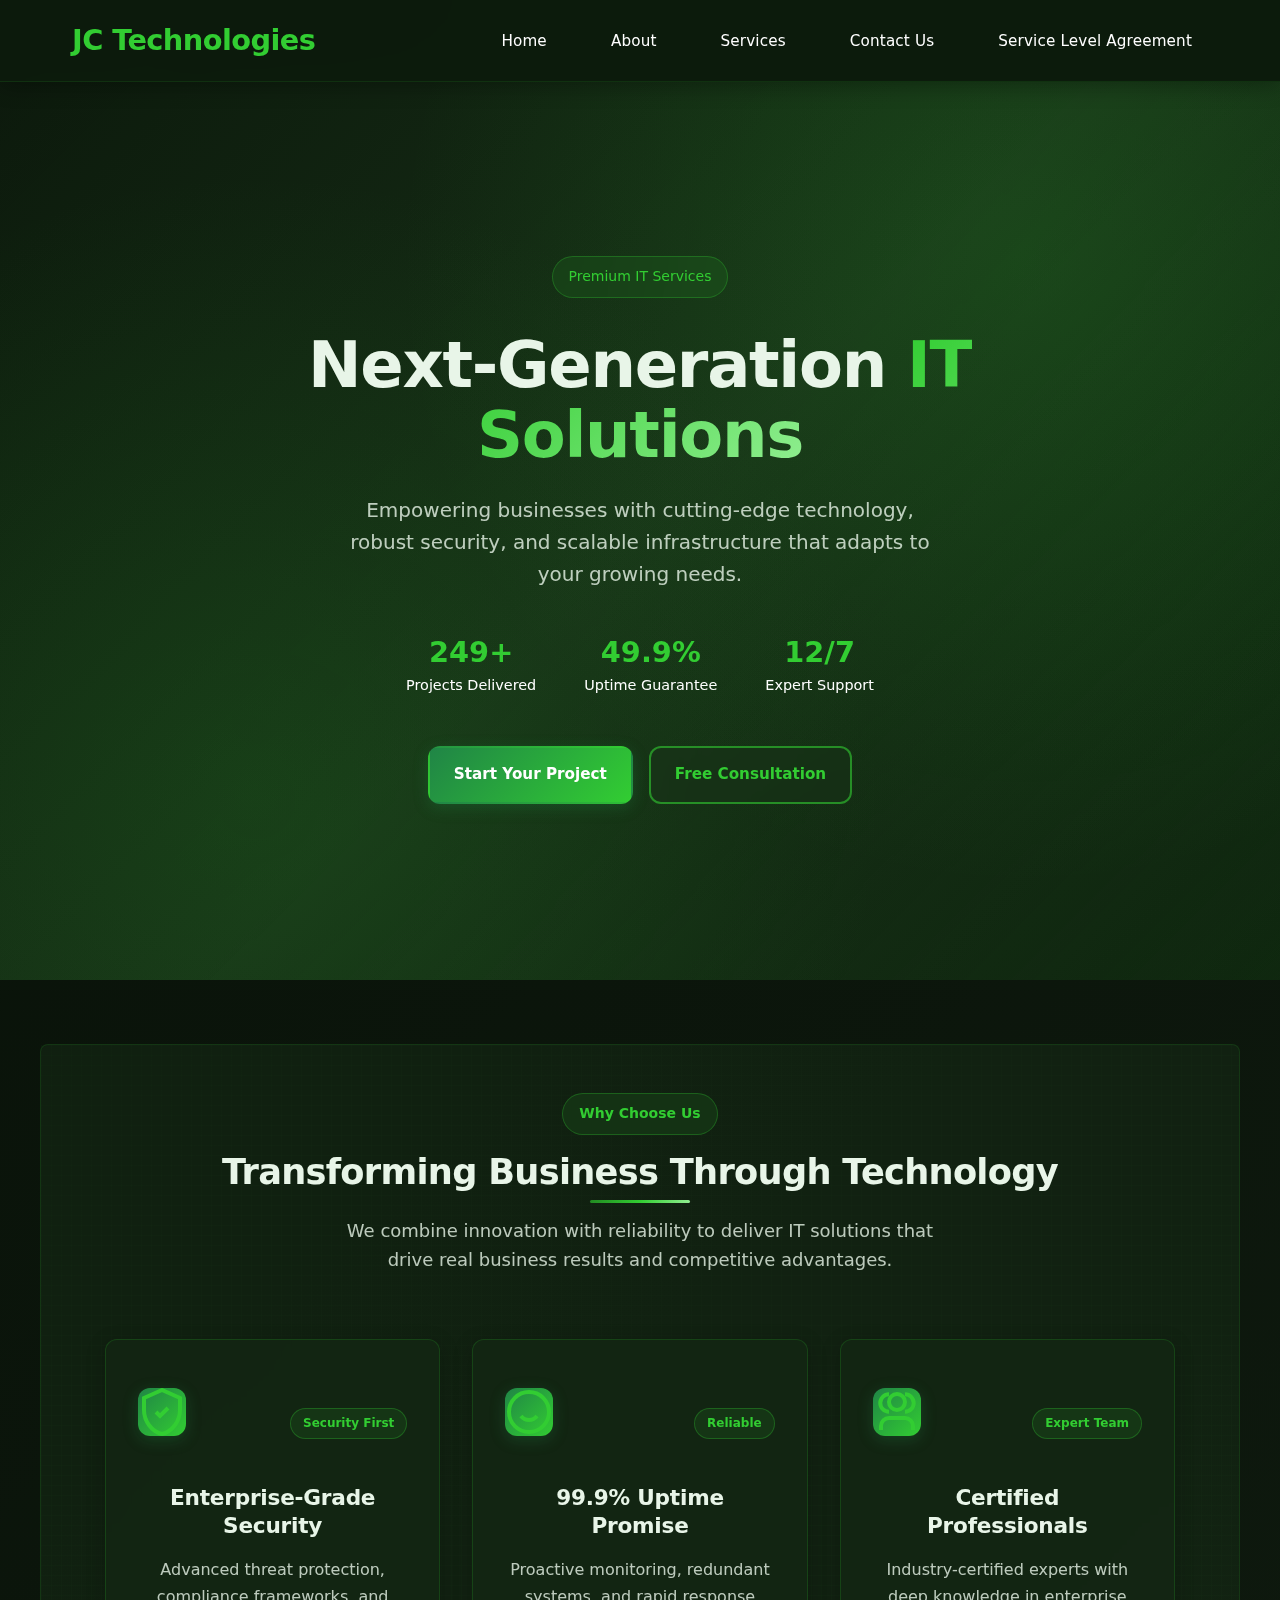
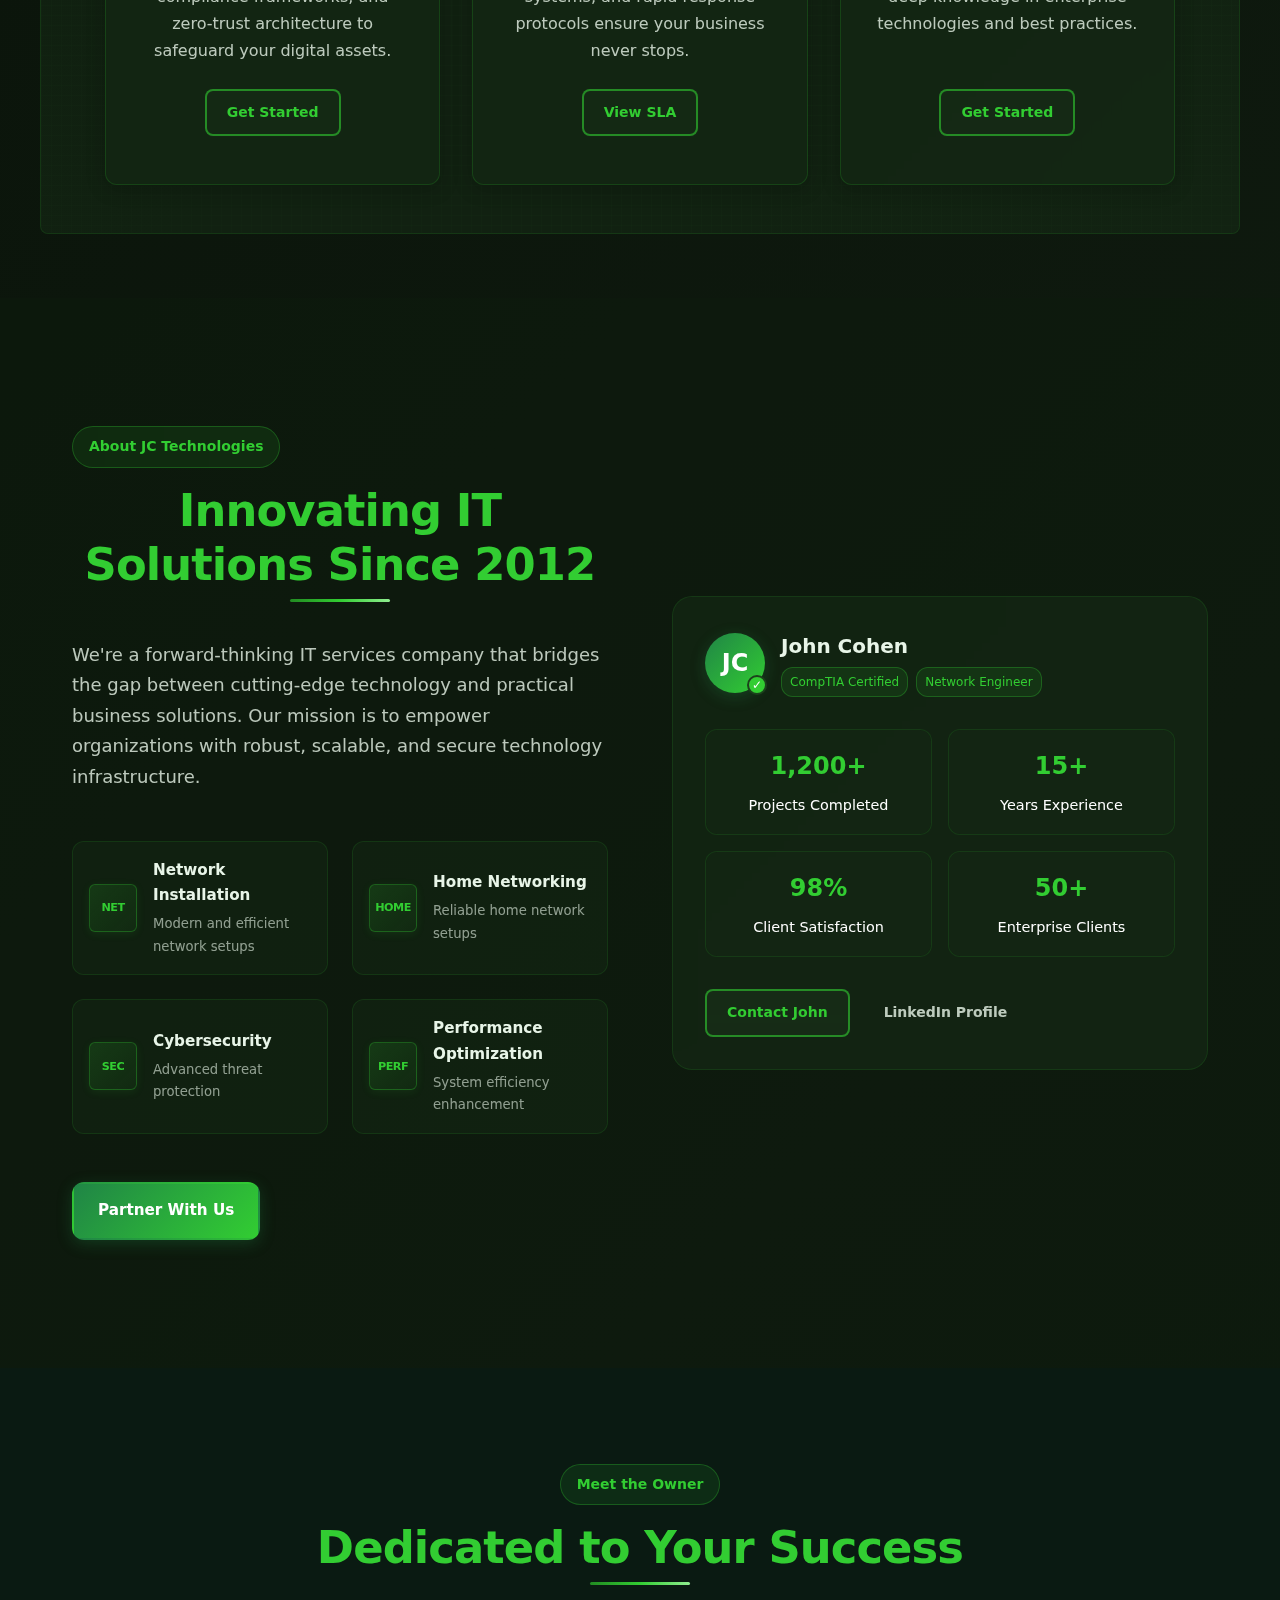
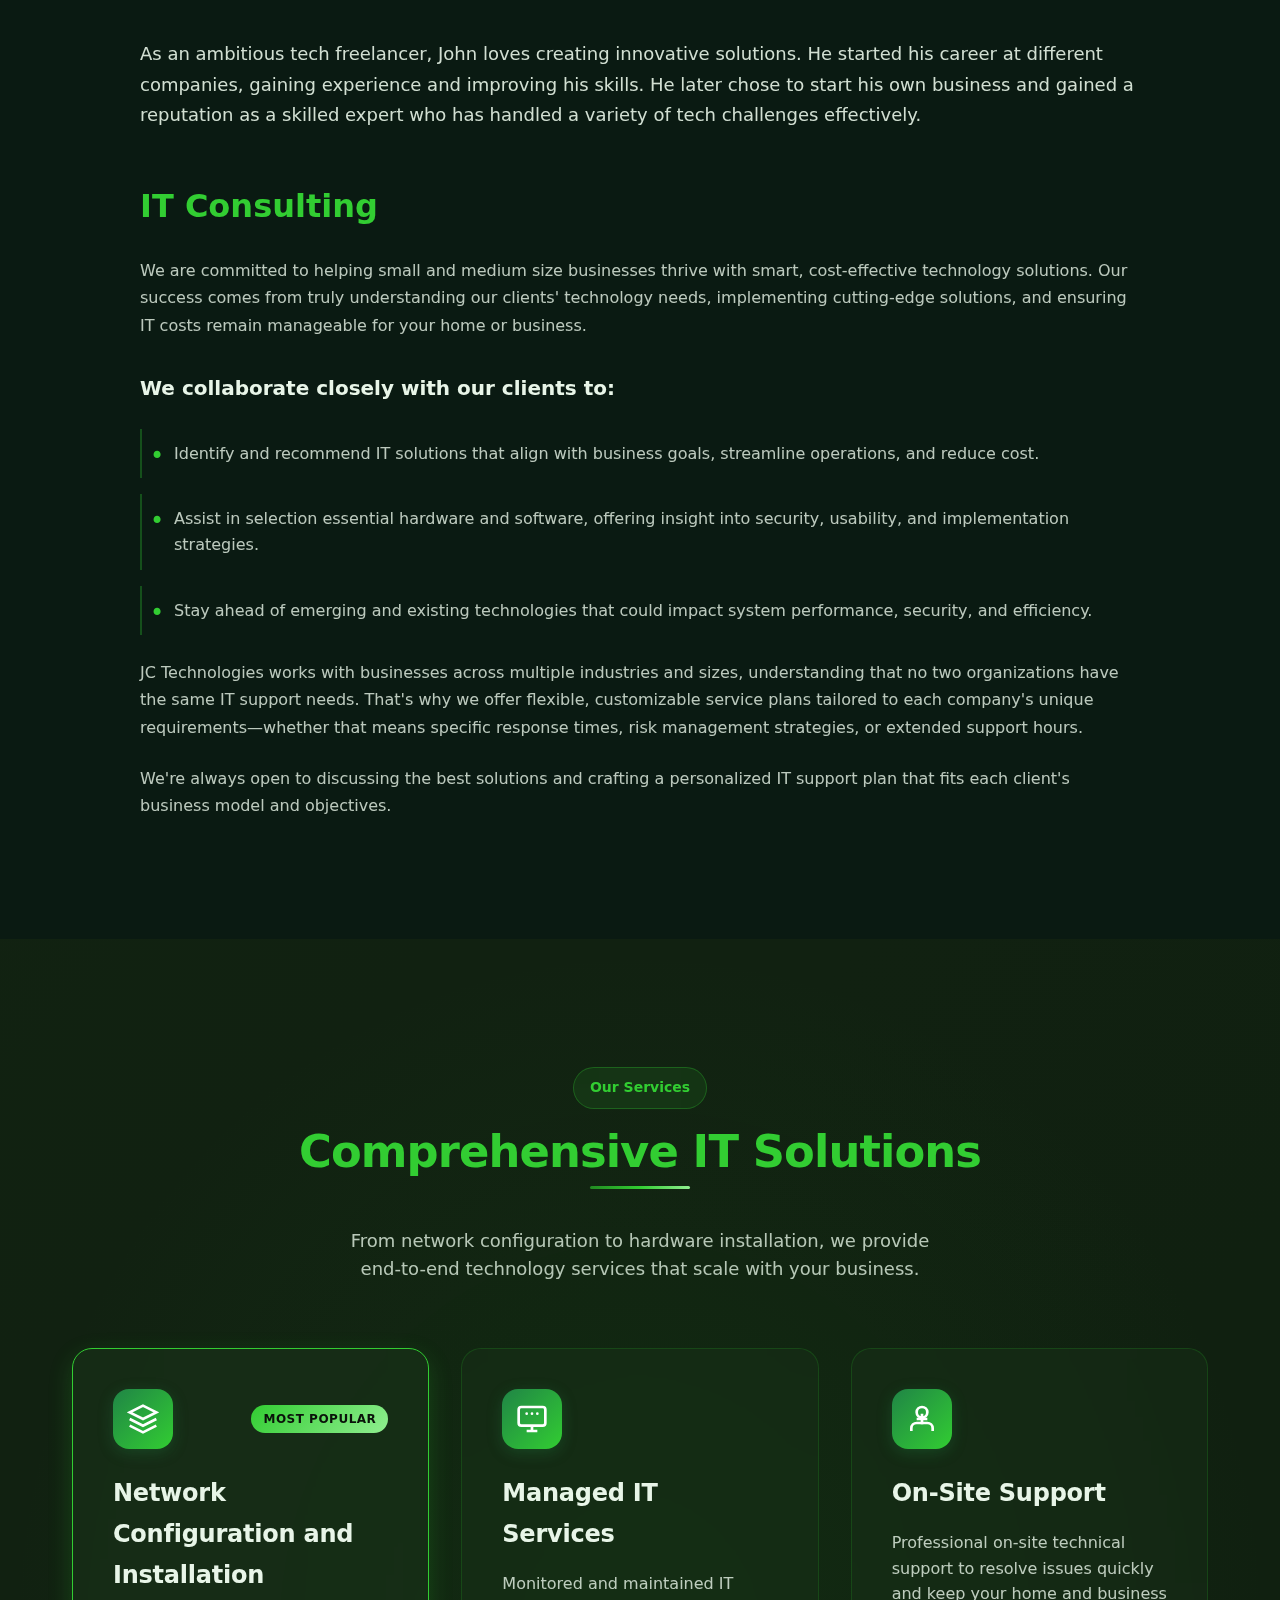
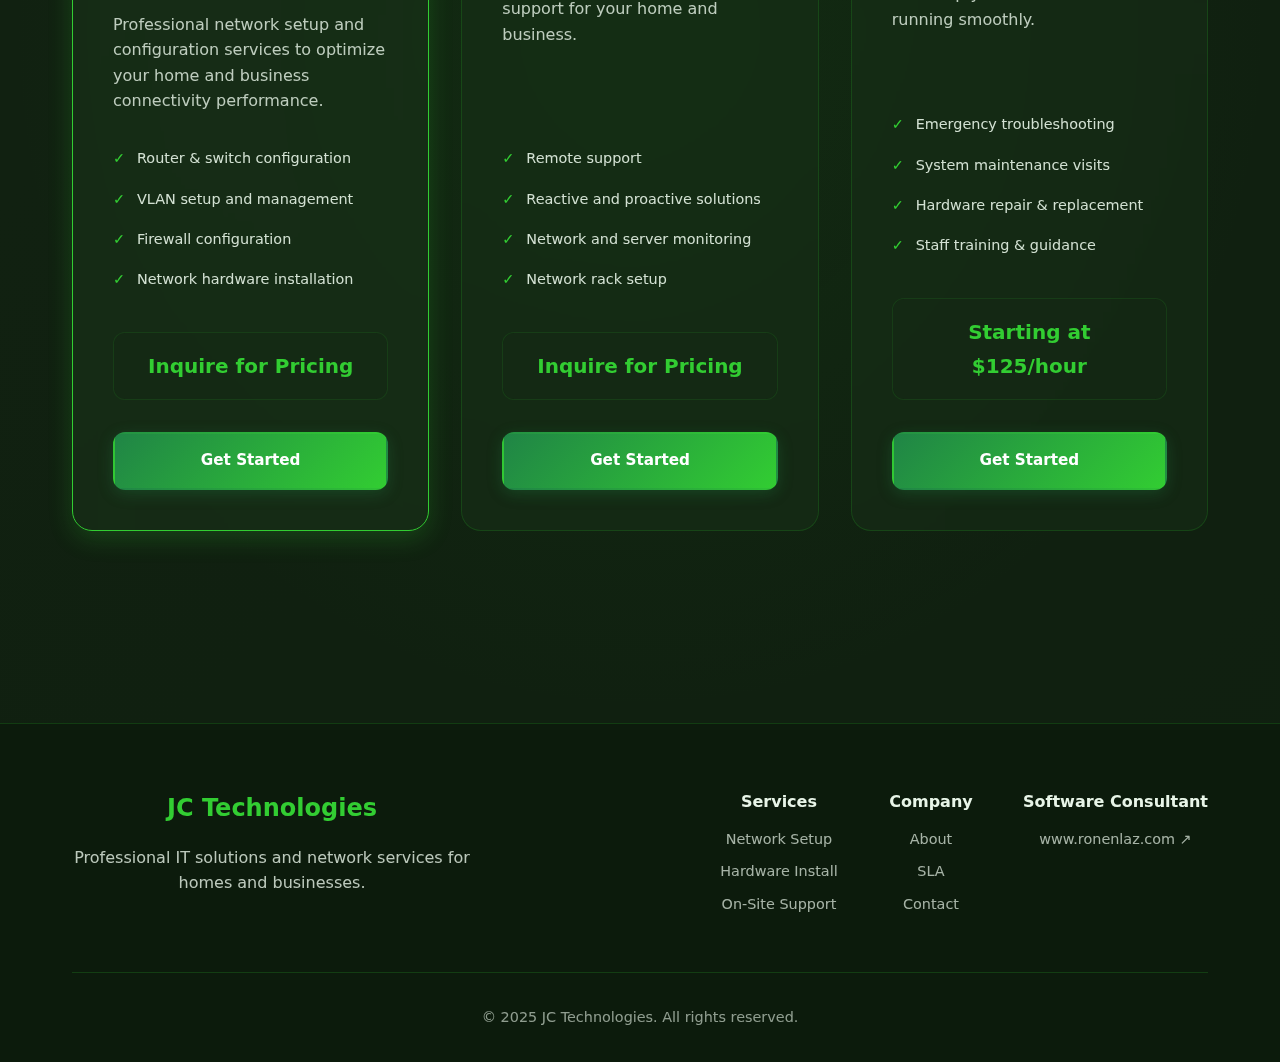
<file: index.html>
<!DOCTYPE html>
<html lang="en">
<head>
    <meta charset="UTF-8">
    <meta name="viewport" content="width=device-width, initial-scale=1.0">
    
    <!-- Content Security Policy -->
    <meta http-equiv="Content-Security-Policy" content="
        default-src 'self';
        script-src 'self' 'unsafe-inline' https://formspree.io https://cdn.jsdelivr.net https://unpkg.com;
        style-src 'self' 'unsafe-inline' https://fonts.googleapis.com https://cdn.jsdelivr.net;
        font-src 'self' https://fonts.gstatic.com data:;
        img-src 'self' data: https: blob:;
        media-src 'self' data: https:;
        object-src 'none';
        frame-src 'self' https://formspree.io;
        connect-src 'self' https://formspree.io https://api.formspree.io wss: https:;
        form-action 'self' https://formspree.io;
        base-uri 'self';
        upgrade-insecure-requests;
        block-all-mixed-content;
    ">
    
    <!-- SEO Meta Tags -->
    <title>JC Technologies - Professional IT Services & Network Solutions | Connecticut</title>
    <meta name="description" content="JC Technologies provides professional IT services, network configuration, hardware installation, and on-site support for businesses and homes in Connecticut. Get expert IT solutions with 99.9% uptime guarantee.">
    <meta name="keywords" content="IT services Connecticut, network configuration, hardware installation, on-site IT support, managed IT services, cybersecurity, business IT solutions, home networking, router setup, firewall configuration, manchester, network monitoring, IT consulting, professional IT services">
    <meta name="author" content="John Cohen, JC Technologies">
    <meta name="robots" content="index, follow">
    <meta name="language" content="English">
    <meta name="geo.region" content="US-CT">
    <meta name="geo.placename" content="Connecticut">
    
    <!-- Open Graph Meta Tags -->
    <meta property="og:title" content="JC Technologies - Professional IT Services & Network Solutions">
    <meta property="og:description" content="Expert IT services including network configuration, hardware installation, and on-site support. Serving businesses and homes in Connecticut with 15+ years experience.">
    <meta property="og:image" content="https://jctechnologies.org/og-image.jpg">
    <meta property="og:url" content="https://jctechnologies.org">
    <meta property="og:type" content="website">
    <meta property="og:site_name" content="JC Technologies">
    <meta property="og:locale" content="en_US">
    
    <!-- Canonical URL -->
    <link rel="canonical" href="https://jctechnologies.org">
    
    <!-- Favicon -->
    <link rel="icon" type="image/x-icon" href="favicon.ico">
    <link rel="apple-touch-icon" sizes="180x180" href="apple-touch-icon.png">
    <link rel="icon" type="image/png" sizes="32x32" href="favicon-32x32.png">
    <link rel="icon" type="image/png" sizes="16x16" href="favicon-16x16.png">
    
    <!-- Stylesheet -->
    <link rel="stylesheet" href="styles.css">
    
    <!-- Structured Data - Local Business -->
    <script type="application/ld+json">
    {
        "@context": "https://schema.org",
        "@type": "LocalBusiness",
        "name": "JC Technologies",
        "description": "Professional IT services, network configuration, hardware installation, and on-site support for businesses and homes.",
        "url": "https://jctechnologies.org",
        "telephone": "(860) 471-2599",
        "email": "support@jctechnologies.org",
        "founder": {
            "@type": "Person",
            "name": "John Cohen",
            "jobTitle": "Owner & Network Engineer",
            "url": "https://www.linkedin.com/in/john-cohen97"
        },
        "address": {
            "@type": "PostalAddress",
            "addressRegion": "CT",
            "addressCountry": "US"
        },
        "areaServed": {
            "@type": "State",
            "name": "Connecticut"
        },
        "serviceArea": {
            "@type": "GeoCircle",
            "geoMidpoint": {
                "@type": "GeoCoordinates",
                "latitude": "41.6032",
                "longitude": "-73.0877"
            },
            "geoRadius": "50000"
        },
        "hasOfferCatalog": {
            "@type": "OfferCatalog",
            "name": "IT Services",
            "itemListElement": [
                {
                    "@type": "Offer",
                    "itemOffered": {
                        "@type": "Service",
                        "name": "Network Configuration and Installation",
                        "description": "Professional network setup and configuration services including router & switch configuration, VLAN setup, firewall configuration, and network hardware installation."
                    }
                },
                {
                    "@type": "Offer",
                    "itemOffered": {
                        "@type": "Service",
                        "name": "Managed IT Services",
                        "description": "Monitored and maintained IT support including remote support, proactive solutions, and network monitoring."
                    }
                },
                {
                    "@type": "Offer",
                    "itemOffered": {
                        "@type": "Service",
                        "name": "On-Site Support",
                        "description": "Professional on-site technical support including emergency troubleshooting, system maintenance, and hardware repair.",
                        "offers": {
                            "@type": "Offer",
                            "priceSpecification": {
                                "@type": "PriceSpecification",
                                "price": "125",
                                "priceCurrency": "USD",
                                "unitCode": "HUR"
                            }
                        }
                    }
                }
            ]
        },
        "aggregateRating": {
            "@type": "AggregateRating",
            "ratingValue": "4.9",
            "reviewCount": "50",
            "bestRating": "5"
        },
        "sameAs": [
            "https://www.linkedin.com/in/john-cohen97",
            "https://www.ronenlaz.com"
        ]
    }
    </script>
    
    <!-- Structured Data - Organization -->
    <script type="application/ld+json">
    {
        "@context": "https://schema.org",
        "@type": "Organization",
        "name": "JC Technologies",
        "url": "https://jctechnologies.org",
        "logo": "https://jctechnologies.org/logo.png",
        "contactPoint": {
            "@type": "ContactPoint",
            "telephone": "(860) 471-2599",
            "email": "support@jctechnologies.org",
            "contactType": "customer service",
            "areaServed": "US",
            "availableLanguage": "English"
        },
        "founder": {
            "@type": "Person",
            "name": "John Cohen"
        },
        "foundingDate": "2012",
        "numberOfEmployees": "1-10"
    }
    </script>
</head>
<body>

    <header>
        <div class="header-content">
            <a href="#home" class="logo">JC Technologies</a>
            <nav>
                <ul>
                    <li><a href="#home">Home</a></li>
                    <li><a href="#about">About</a></li>
                    <li><a href="#services">Services</a></li>
                    <li><a href="/contact">Contact Us</a></li>
                    <li><a href="/sla">Service Level Agreement</a></li>
                </ul>
            </nav>
        </div>
    </header>

    <main>
        <section class="hero" id="home">
            <div class="hero-content">
                <div class="hero-badge">
                    <span class="badge-text">Premium IT Services</span>
                </div>
                <h1>Next-Generation <span class="highlight">IT Solutions</span></h1>
                <p class="hero-description">Empowering businesses with cutting-edge technology, robust security, and scalable infrastructure that adapts to your growing needs.</p>
                <div class="hero-stats">
                    <div class="stat-item">
                        <span class="stat-number">500+</span>
                        <span class="stat-label">Projects Delivered</span>
                    </div>
                    <div class="stat-item">
                        <span class="stat-number">99.9%</span>
                        <span class="stat-label">Uptime Guarantee</span>
                    </div>
                    <div class="stat-item">
                        <span class="stat-number">24/7</span>
                        <span class="stat-label">Expert Support</span>
                    </div>
                </div>
                <div class="hero-actions">
                    <a href="#services" class="btn btn-primary">
                        <span class="btn-text">Start Your Project</span>
                    </a>
                    <a href="/contact" class="btn btn-outline">
                        <span class="btn-text">Free Consultation</span>
                    </a>
                </div>
            </div>
        </section>

        <section class="features-section why-different">
            <div class="container">
                <div class="section-header">
                    <span class="section-badge">Why Choose Us</span>
                    <h2 class="section-title">Transforming Business Through Technology</h2>
                    <p class="section-subtitle">We combine innovation with reliability to deliver IT solutions that drive real business results and competitive advantages.</p>
                </div>
                <div class="features-grid">
                    <div class="feature-card">
                        <div class="feature-content">
                            <div class="feature-header">
                                <div class="feature-icon">
                                    <svg width="24" height="24" viewBox="0 0 24 24" fill="none" xmlns="http://www.w3.org/2000/svg">
                                        <path d="M12 1L3 5V11C3 16.55 6.84 21.74 12 23C17.16 21.74 21 16.55 21 11V5L12 1Z" stroke="currentColor" stroke-width="2"/>
                                        <polyline points="9,12 11,14 15,10" stroke="currentColor" stroke-width="2"/>
                                    </svg>
                                </div>
                                <span class="feature-badge">Security First</span>
                            </div>
                            <h3>Enterprise-Grade Security</h3>
                            <p>Advanced threat protection, compliance frameworks, and zero-trust architecture to safeguard your digital assets.</p>
                        </div>
                        <div class="feature-actions">
                            <a href="/contact" class="btn btn-small btn-outline">Get Started</a>
                        </div>
                    </div>
                    <div class="feature-card">
                        <div class="feature-content">
                            <div class="feature-header">
                                <div class="feature-icon">
                                    <svg width="24" height="24" viewBox="0 0 24 24" fill="none" xmlns="http://www.w3.org/2000/svg">
                                        <circle cx="12" cy="12" r="10" stroke="currentColor" stroke-width="2"/>
                                        <path d="M8 14s1.5 2 4 2 4-2 4-2" stroke="currentColor" stroke-width="2"/>
                                        <line x1="9" y1="9" x2="9.01" y2="9" stroke="currentColor" stroke-width="2"/>
                                        <line x1="15" y1="9" x2="15.01" y2="9" stroke="currentColor" stroke-width="2"/>
                                    </svg>
                                </div>
                                <span class="feature-badge">Reliable</span>
                            </div>
                            <h3>99.9% Uptime Promise</h3>
                            <p>Proactive monitoring, redundant systems, and rapid response protocols ensure your business never stops.</p>
                        </div>
                        <div class="feature-actions">
                            <a href="/sla" class="btn btn-small btn-outline">View SLA</a>
                        </div>
                    </div>
                    <div class="feature-card">
                        <div class="feature-content">
                            <div class="feature-header">
                                <div class="feature-icon">
                                    <svg width="24" height="24" viewBox="0 0 24 24" fill="none" xmlns="http://www.w3.org/2000/svg">
                                        <path d="M20 21V19C20 16.7909 18.2091 15 16 15H8C5.79086 15 4 16.7909 4 19V21" stroke="currentColor" stroke-width="2"/>
                                        <circle cx="12" cy="7" r="4" stroke="currentColor" stroke-width="2"/>
                                        <path d="M16 3.13A4 4 0 0 1 16 11.87" stroke="currentColor" stroke-width="2"/>
                                        <path d="M8 3.13A4 4 0 0 0 8 11.87" stroke="currentColor" stroke-width="2"/>
                                    </svg>
                                </div>
                                <span class="feature-badge">Expert Team</span>
                            </div>
                            <h3>Certified Professionals</h3>
                            <p>Industry-certified experts with deep knowledge in enterprise technologies and best practices.</p>
                        </div>
                        <div class="feature-actions">
                            <a href="/contact" class="btn btn-small btn-outline">Get Started</a>
                        </div>
                    </div>
                </div>
            </div>
        </section>

        <section class="about-section" id="about">
            <div class="container">
                <div class="about-grid">
                    <div class="about-content">
                        <div class="section-header">
                            <span class="section-badge">About JC Technologies</span>
                            <h2 class="section-title">Innovating IT Solutions Since 2012</h2>
                        </div>
                        <p class="about-description">We're a forward-thinking IT services company that bridges the gap between cutting-edge technology and practical business solutions. Our mission is to empower organizations with robust, scalable, and secure technology infrastructure.</p>
                        
                        <div class="expertise-grid">
                            <div class="expertise-item">
                                <span class="expertise-icon">NET</span>
                                <div class="expertise-content">
                                    <h4>Network Installation</h4>
                                    <p>Modern and efficient network setups</p>
                                </div>
                            </div>
                            <div class="expertise-item">
                                <span class="expertise-icon">HOME</span>
                                <div class="expertise-content">
                                    <h4>Home Networking</h4>
                                    <p>Reliable home network setups</p>
                                </div>
                            </div>
                            <div class="expertise-item">
                                <span class="expertise-icon">SEC</span>
                                <div class="expertise-content">
                                    <h4>Cybersecurity</h4>
                                    <p>Advanced threat protection</p>
                                </div>
                            </div>
                            <div class="expertise-item">
                                <span class="expertise-icon">PERF</span>
                                <div class="expertise-content">
                                    <h4>Performance Optimization</h4>
                                    <p>System efficiency enhancement</p>
                                </div>
                            </div>
                        </div>

                        <div class="about-actions">
                            <a href="/contact" class="btn btn-primary">
                                <span class="btn-text">Partner With Us</span>
                            </a>
                        </div>
                    </div>
                    
                    <div class="about-visual">
                        <div class="team-card">
                            <div class="team-header">
                                <div class="team-avatar">
                                    <span class="avatar-text">JC</span>
                                    <div class="avatar-badge">✓</div>
                                </div>
                                <div class="team-info">
                                    <h3>John Cohen</h3>
                                    <div class="team-badges">
                                        <span class="badge">CompTIA Certified</span>
                                        <span class="badge">Network Engineer</span>
                                    </div>
                                </div>
                            </div>
                            
                            <div class="team-stats">
                                <div class="stat-row">
                                    <div class="stat">
                                        <span class="stat-value">1,200+</span>
                                        <span class="stat-label">Projects Completed</span>
                                    </div>
                                    <div class="stat">
                                        <span class="stat-value">15+</span>
                                        <span class="stat-label">Years Experience</span>
                                    </div>
                                </div>
                                <div class="stat-row">
                                    <div class="stat">
                                        <span class="stat-value">98%</span>
                                        <span class="stat-label">Client Satisfaction</span>
                                    </div>
                                    <div class="stat">
                                        <span class="stat-value">50+</span>
                                        <span class="stat-label">Enterprise Clients</span>
                                    </div>
                                </div>
                            </div>

                            <div class="team-actions">
                                <a href="/contact" class="btn btn-small btn-outline">Contact John</a>
                                <a href="https://www.linkedin.com/in/john-cohen97" class="btn btn-small btn-ghost" target="_blank">LinkedIn Profile</a>
                            </div>
                        </div>
                    </div>
                </div>
            </div>
        </section>

        <section class="owner-section">
            <div class="container">
                <div class="owner-content">
                    <div class="section-header">
                        <span class="section-badge">Meet the Owner</span>
                        <h2 class="section-title">Dedicated to Your Success</h2>
                    </div>
                    
                    <div class="owner-story">
                        <p>As an ambitious tech freelancer, John loves creating innovative solutions. He started his career at different companies, gaining experience and improving his skills. He later chose to start his own business and gained a reputation as a skilled expert who has handled a variety of tech challenges effectively.</p>
                    </div>
                    
                    <div class="consulting-info">
                        <h3>IT Consulting</h3>
                        <p>We are committed to helping small and medium size businesses thrive with smart, cost-effective technology solutions. Our success comes from truly understanding our clients' technology needs, implementing cutting-edge solutions, and ensuring IT costs remain manageable for your home or business.</p>
                        
                        <h4>We collaborate closely with our clients to:</h4>
                        <ul class="collaboration-list">
                            <li>Identify and recommend IT solutions that align with business goals, streamline operations, and reduce cost.</li>
                            <li>Assist in selection essential hardware and software, offering insight into security, usability, and implementation strategies.</li>
                            <li>Stay ahead of emerging and existing technologies that could impact system performance, security, and efficiency.</li>
                        </ul>
                        
                        <p>JC Technologies works with businesses across multiple industries and sizes, understanding that no two organizations have the same IT support needs. That's why we offer flexible, customizable service plans tailored to each company's unique requirements—whether that means specific response times, risk management strategies, or extended support hours.</p>
                        
                        <p>We're always open to discussing the best solutions and crafting a personalized IT support plan that fits each client's business model and objectives.</p>
                    </div>
                </div>
            </div>
        </section>

        <section class="services-section" id="services">
            <div class="container">
                <div class="section-header">
                    <span class="section-badge">Our Services</span>
                    <h2 class="section-title">Comprehensive IT Solutions</h2>
                    <p class="section-subtitle">From network configuration to hardware installation, we provide end-to-end technology services that scale with your business.</p>
                </div>
                
                <div class="services-grid">
                    <div class="service-card featured">
                        <div class="service-header">
                            <div class="service-icon">
                                <svg width="32" height="32" viewBox="0 0 24 24" fill="none" xmlns="http://www.w3.org/2000/svg">
                                    <path d="M12 2L2 7L12 12L22 7L12 2Z" stroke="currentColor" stroke-width="2"/>
                                    <path d="M2 17L12 22L22 17" stroke="currentColor" stroke-width="2"/>
                                    <path d="M2 12L12 17L22 12" stroke="currentColor" stroke-width="2"/>
                                </svg>
                            </div>
                            <span class="service-badge">Most Popular</span>
                        </div>
                        <h3>Network Configuration and Installation</h3>
                        <p>Professional network setup and configuration services to optimize your home and business connectivity performance.</p>
                        <ul class="service-features">
                            <li>Router & switch configuration</li>
                            <li>VLAN setup and management</li>
                            <li>Firewall configuration</li>
                            <li>Network hardware installation</li>
                        </ul>
                        <div class="service-pricing">
                            <span class="price">Inquire for Pricing</span>
                        </div>
                        <div class="service-actions">
                            <a href="/contact" class="btn btn-primary btn-full">
                                <span class="btn-text">Get Started</span>
                            </a>
                        </div>
                    </div>

                    <div class="service-card">
                        <div class="service-header">
                            <div class="service-icon">
                                <svg width="32" height="32" viewBox="0 0 24 24" fill="none" xmlns="http://www.w3.org/2000/svg">
                                    <rect x="2" y="3" width="20" height="14" rx="2" ry="2" stroke="currentColor" stroke-width="2"/>
                                    <line x1="8" y1="21" x2="16" y2="21" stroke="currentColor" stroke-width="2"/>
                                    <line x1="12" y1="17" x2="12" y2="21" stroke="currentColor" stroke-width="2"/>
                                    <circle cx="8" cy="8" r="1" fill="currentColor"/>
                                    <circle cx="12" cy="8" r="1" fill="currentColor"/>
                                    <circle cx="16" cy="8" r="1" fill="currentColor"/>
                                </svg>
                            </div>
                        </div>
                        <h3>Managed IT Services</h3>
                        <p>Monitored and maintained IT support for your home and business.</p>
                        <ul class="service-features">
                            <li>Remote support</li>
                            <li>Reactive and proactive solutions</li>
                            <li>Network and server monitoring</li>
                            <li>Network rack setup</li>
                        </ul>
                        <div class="service-pricing">
                            <span class="price">Inquire for Pricing</span>
                        </div>
                        <div class="service-actions">
                            <a href="/contact" class="btn btn-primary btn-full">
                                <span class="btn-text">Get Started</span>
                            </a>
                        </div>
                    </div>

                    <div class="service-card">
                        <div class="service-header">
                            <div class="service-icon">
                                <svg width="32" height="32" viewBox="0 0 24 24" fill="none" xmlns="http://www.w3.org/2000/svg">
                                    <path d="M20 21V19C20 16.7909 18.2091 15 16 15H8C5.79086 15 4 16.7909 4 19V21" stroke="currentColor" stroke-width="2"/>
                                    <circle cx="12" cy="7" r="4" stroke="currentColor" stroke-width="2"/>
                                    <path d="M8 12L16 12" stroke="currentColor" stroke-width="2"/>
                                    <path d="M12 8L12 16" stroke="currentColor" stroke-width="2"/>
                                </svg>
                            </div>
                        </div>
                        <h3>On-Site Support</h3>
                        <p>Professional on-site technical support to resolve issues quickly and keep your home and business running smoothly.</p>
                        <ul class="service-features">
                            <li>Emergency troubleshooting</li>
                            <li>System maintenance visits</li>
                            <li>Hardware repair & replacement</li>
                            <li>Staff training & guidance</li>
                        </ul>
                        <div class="service-pricing">
                            <span class="price">Starting at $125/hour</span>
                        </div>
                        <div class="service-actions">
                            <a href="/contact" class="btn btn-primary btn-full">
                                <span class="btn-text">Get Started</span>
                            </a>
                        </div>
                    </div>
                </div>
            </div>
        </section>
    </main>

    <footer class="main-footer">
        <div class="container">
            <div class="footer-content">
                <div class="footer-brand">
                    <h3>JC Technologies</h3>
                    <p>Professional IT solutions and network services for homes and businesses.</p>
                </div>
                
                <div class="footer-nav">
                    <div class="nav-column">
                        <h4>Services</h4>
                        <a href="#services">Network Setup</a>
                        <a href="#services">Hardware Install</a>
                        <a href="#services">On-Site Support</a>
                    </div>
                    
                    <div class="nav-column">
                        <h4>Company</h4>
                        <a href="#about">About</a>
                        <a href="/sla">SLA</a>
                        <a href="/contact">Contact</a>
                    </div>
                    
                    <div class="nav-column">
                        <h4>Software Consultant</h4>
                        <a href="https://www.ronenlaz.com" target="_blank">www.ronenlaz.com ↗</a>
                    </div>
                </div>
            </div>
            
            <div class="footer-bottom">
                <p>&copy; 2025 JC Technologies. All rights reserved.</p>
            </div>
        </div>
    </footer>

    <script src="script.js"></script>
</body>
</html>
</file>
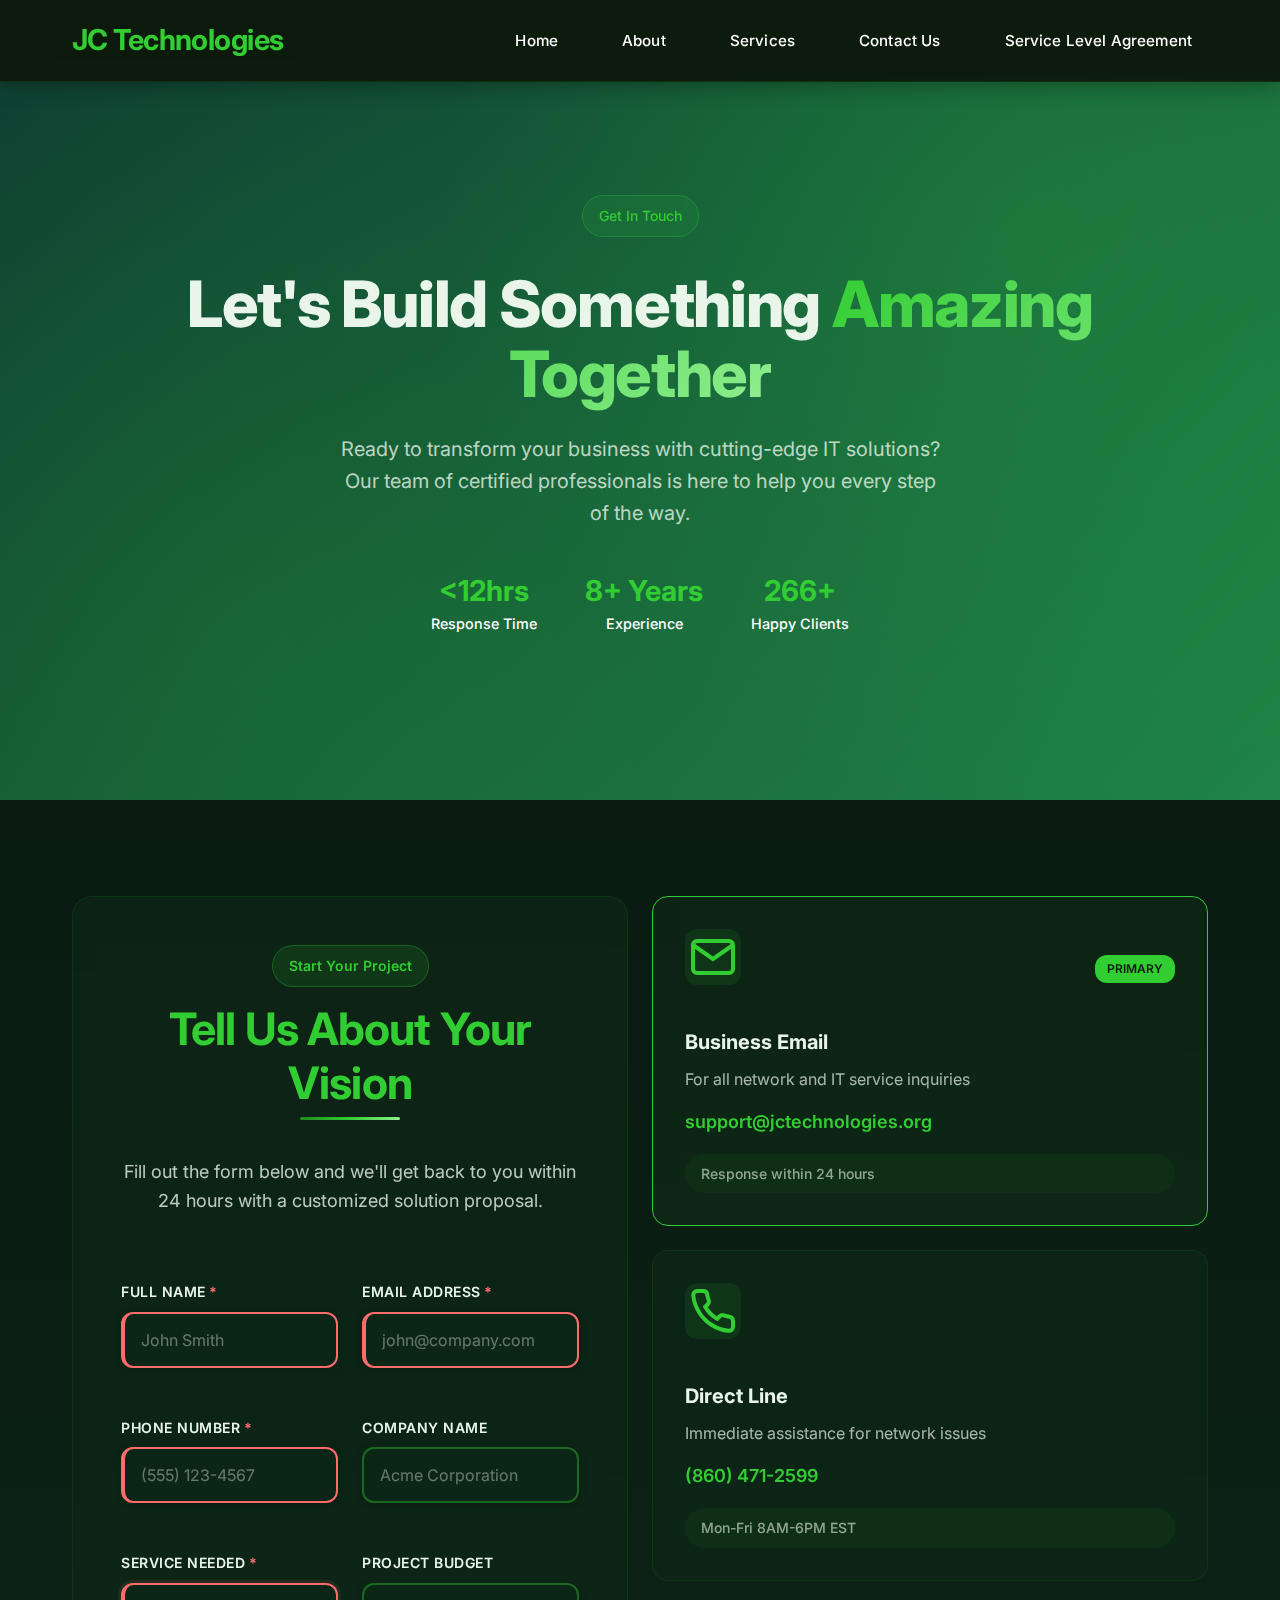
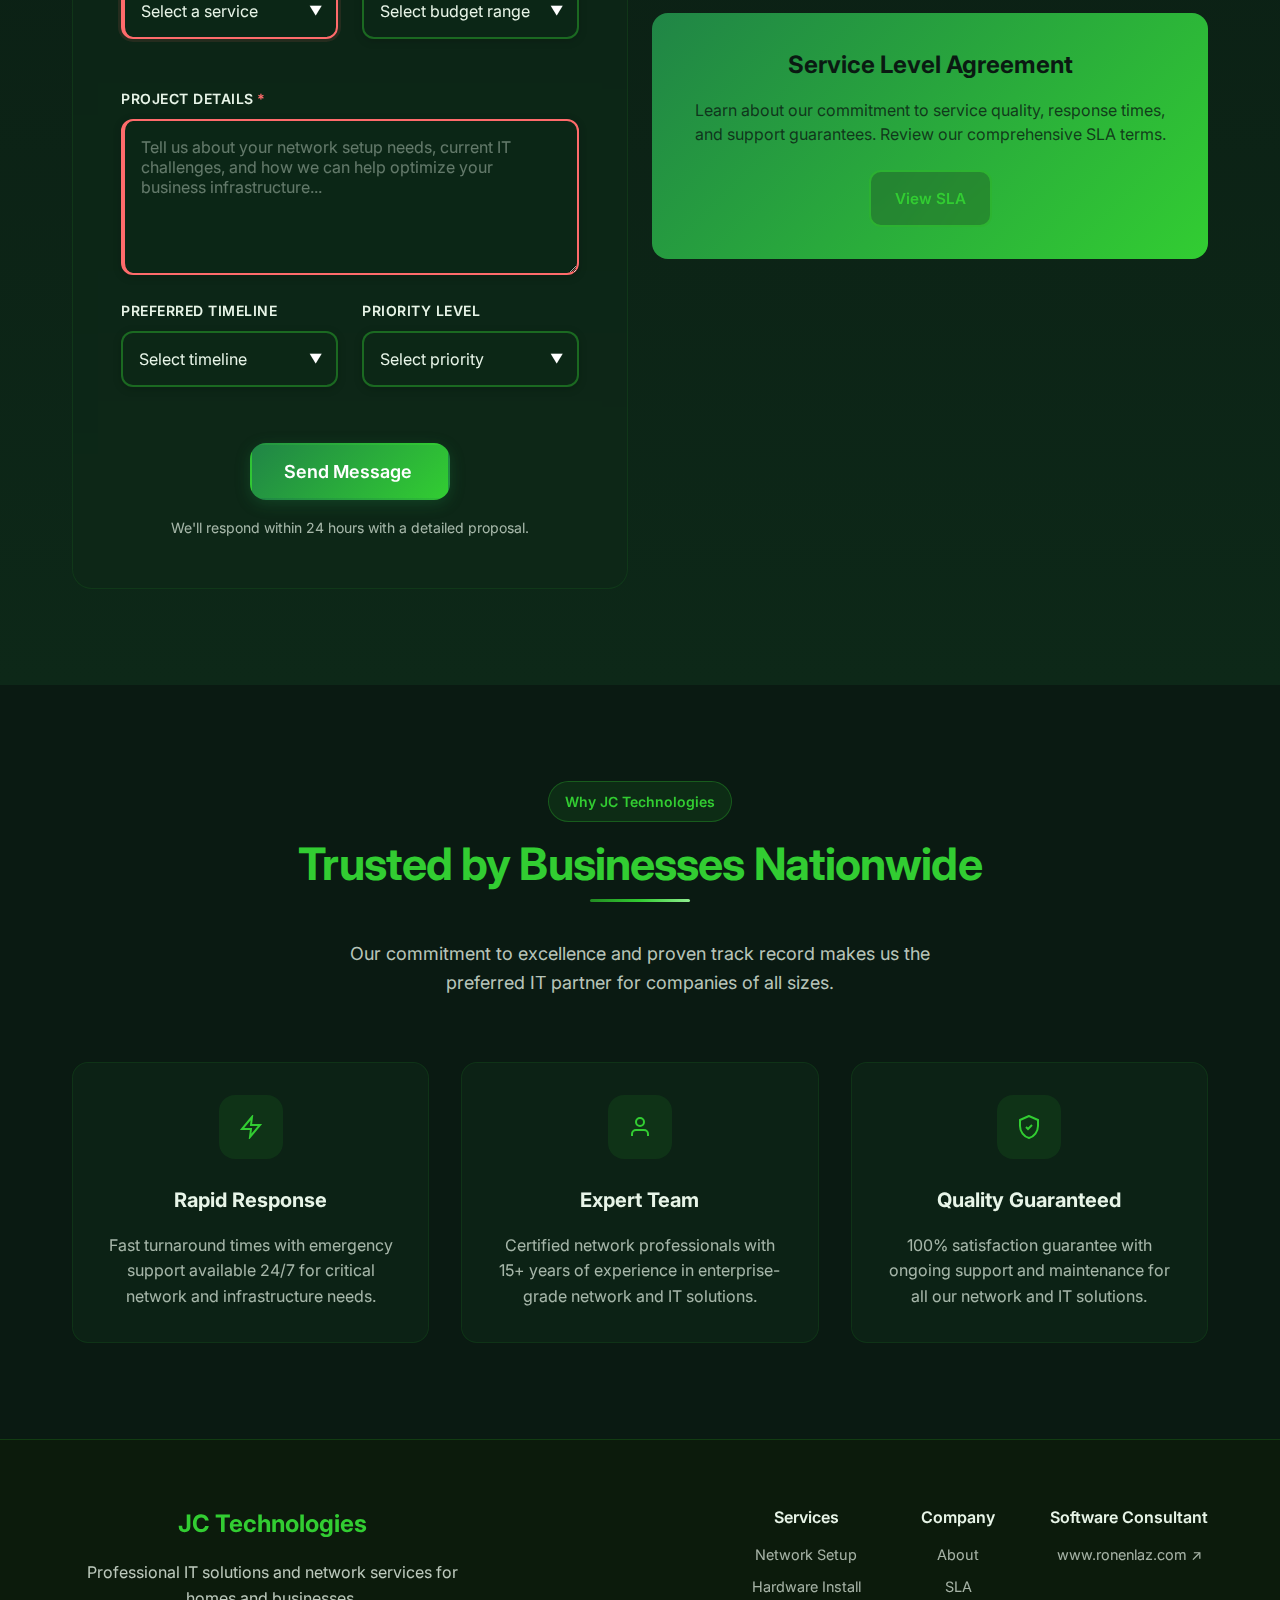
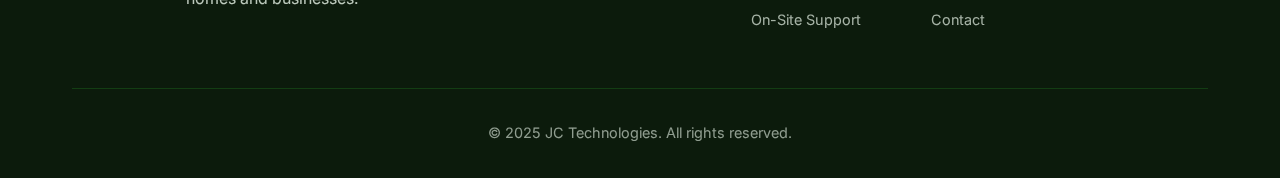
<file: contact.html>
<!DOCTYPE html>
<html lang="en">
<head>
    <meta charset="UTF-8">
    <meta name="viewport" content="width=device-width, initial-scale=1.0">
    
    <!-- SEO Meta Tags -->
    <title>Contact JC Technologies - Get Professional IT Support | Connecticut</title>
    <meta name="description" content="Contact JC Technologies for professional IT services in Connecticut. Get quotes for network configuration, hardware installation, and on-site support. Call (860) 471-2599 or email support@jctechnologies.org">
    <meta name="keywords" content="contact IT services Connecticut, IT support quote, network installation quote, Connecticut IT company contact, professional IT consultation">
    <meta name="robots" content="index, follow">
    
    <!-- Open Graph Meta Tags -->
    <meta property="og:title" content="Contact JC Technologies - Professional IT Support">
    <meta property="og:description" content="Get in touch with JC Technologies for expert IT services including network configuration, hardware installation, and on-site support in Connecticut.">
    <meta property="og:url" content="https://jctechnologies.org/contact.html">
    <meta property="og:type" content="website">
    
    <!-- Canonical URL -->
    <link rel="canonical" href="https://jctechnologies.org/contact.html">
    
    <!-- Favicon -->
    <link rel="icon" type="image/x-icon" href="favicon.ico">
    <link rel="stylesheet" href="styles.css">
</head>
<body>

    <header>
        <div class="header-content">
            <a href="/#home" class="logo">JC Technologies</a>
            <nav>
                <ul>
                    <li><a href="/#home">Home</a></li>
                    <li><a href="/#about">About</a></li>
                    <li><a href="/#services">Services</a></li>
                    <li><a href="/contact">Contact Us</a></li>
                    <li><a href="/sla">Service Level Agreement</a></li>
                </ul>
            </nav>
        </div>
    </header>

    <main>
        <section class="hero contact-hero">
            <div class="hero-content">
                <div class="hero-badge">
                    <span class="badge-text">Get In Touch</span>
                </div>
                <h1>Let's Build Something <span class="highlight">Amazing Together</span></h1>
                <p class="hero-description">Ready to transform your business with cutting-edge IT solutions? Our team of certified professionals is here to help you every step of the way.</p>
                <div class="hero-stats">
                    <div class="stat-item">
                        <span class="stat-number">&lt;24hrs</span>
                        <span class="stat-label">Response Time</span>
                    </div>
                    <div class="stat-item">
                        <span class="stat-number">15+ Years</span>
                        <span class="stat-label">Experience</span>
                    </div>
                    <div class="stat-item">
                        <span class="stat-number">500+</span>
                        <span class="stat-label">Happy Clients</span>
                    </div>
                </div>
            </div>
        </section>

        <section class="contact-section">
            <div class="container">
                <div class="contact-grid">
                    <div class="contact-form-wrapper">
                        <div class="section-header">
                            <span class="section-badge">Start Your Project</span>
                            <h2 class="section-title">Tell Us About Your Vision</h2>
                            <p class="section-subtitle">Fill out the form below and we'll get back to you within 24 hours with a customized solution proposal.</p>
                        </div>
                        
                        <form action="https://formspree.io/f/mrbllqzq" method="POST" class="modern-contact-form">
                            <div class="form-group-row">
                                <div class="form-group">
                                    <label for="name">Full Name</label>
                                    <input type="text" id="name" name="name" required placeholder="John Smith">
                                </div>
                                
                                <div class="form-group">
                                    <label for="email">Email Address</label>
                                    <input type="email" id="email" name="email" required placeholder="john@company.com">
                                </div>
                            </div>
                            
                            <div class="form-group-row">
                                <div class="form-group">
                                    <label for="phone">Phone Number</label>
                                    <input type="tel" id="phone" name="phone" required placeholder="(555) 123-4567">
                                </div>
                                
                                <div class="form-group">
                                    <label for="company">Company Name</label>
                                    <input type="text" id="company" name="company" placeholder="Acme Corporation">
                                </div>
                            </div>
                            
                            <div class="form-group-row">
                                <div class="form-group">
                                    <label for="service">Service Needed</label>
                                    <div class="select-wrapper">
                                        <select id="service" name="service" class="modern-select" required>
                                            <option value="">Select a service</option>
                                            <option value="network-configuration">Network Configuration</option>
                                            <option value="network-hardware">Network Hardware Installation</option>
                                            <option value="on-site-support">On-Site Support</option>
                                            <option value="it-consultation">IT Consultation</option>
                                            <option value="emergency-support">Emergency Support</option>
                                            <option value="other">Other</option>
                                        </select>
                                        <span class="select-arrow">▼</span>
                                    </div>
                                </div>
                                
                                <div class="form-group">
                                    <label for="budget">Project Budget</label>
                                    <div class="select-wrapper">
                                        <select id="budget" name="budget" class="modern-select">
                                            <option value="">Select budget range</option>
                                            <option value="under-1k">Under $1,000</option>
                                            <option value="1k-5k">$1,000 - $5,000</option>
                                            <option value="5k-15k">$5,000 - $15,000</option>
                                            <option value="15k-plus">$15,000+</option>
                                            <option value="discuss">Let's discuss</option>
                                        </select>
                                        <span class="select-arrow">▼</span>
                                    </div>
                                </div>
                            </div>
                            
                            <div class="form-group">
                                <label for="message">Project Details</label>
                                <textarea id="message" name="message" rows="6" required placeholder="Tell us about your network setup needs, current IT challenges, and how we can help optimize your business infrastructure..."></textarea>
                            </div>
                            
                            <div class="form-group-row">
                                <div class="form-group">
                                    <label for="timeline">Preferred Timeline</label>
                                    <div class="select-wrapper">
                                        <select id="timeline" name="timeline" class="modern-select">
                                            <option value="">Select timeline</option>
                                            <option value="asap">As soon as possible</option>
                                            <option value="1-month">Within 1 month</option>
                                            <option value="2-3-months">2-3 months</option>
                                            <option value="6-months">6+ months</option>
                                            <option value="flexible">Flexible timeline</option>
                                        </select>
                                        <span class="select-arrow">▼</span>
                                    </div>
                                </div>
                                
                                <div class="form-group">
                                    <label for="priority">Priority Level</label>
                                    <div class="select-wrapper">
                                        <select id="priority" name="priority" class="modern-select">
                                            <option value="">Select priority</option>
                                            <option value="low">Low Priority</option>
                                            <option value="medium">Medium Priority</option>
                                            <option value="high">High Priority</option>
                                            <option value="urgent">Urgent</option>
                                        </select>
                                        <span class="select-arrow">▼</span>
                                    </div>
                                </div>
                            </div>
                            
                            <div class="form-actions">
                                <button type="submit" class="btn btn-primary btn-large">
                                    <span class="btn-text">Send Message</span>
                                </button>
                                <p class="form-note">We'll respond within 24 hours with a detailed proposal.</p>
                            </div>
                        </form>
                    </div>

                    <div class="contact-info-wrapper">
                        <div class="contact-methods-grid">
                            <div class="contact-method-card featured">
                                <div class="method-header">
                                    <div class="method-icon">
                                        <svg width="32" height="32" viewBox="0 0 24 24" fill="none" xmlns="http://www.w3.org/2000/svg">
                                            <path d="M4 4H20C21.1 4 22 4.9 22 6V18C22 19.1 21.1 20 20 20H4C2.9 20 2 19.1 2 18V6C2 4.9 2.9 4 4 4Z" stroke="currentColor" stroke-width="2"/>
                                            <polyline points="22,6 12,13 2,6" stroke="currentColor" stroke-width="2"/>
                                        </svg>
                                    </div>
                                    <span class="method-badge">Primary</span>
                                </div>
                                <h3>Business Email</h3>
                                <p>For all network and IT service inquiries</p>
                                <a href="mailto:support@jctechnologies.org" class="contact-link">support@jctechnologies.org</a>
                                <div class="response-info">
                                    <span class="response-time">Response within 24 hours</span>
                                </div>
                            </div>
                            
                            <div class="contact-method-card">
                                <div class="method-header">
                                    <div class="method-icon">
                                        <svg width="32" height="32" viewBox="0 0 24 24" fill="none" xmlns="http://www.w3.org/2000/svg">
                                            <path d="M22 16.92v3a2 2 0 0 1-2.18 2 19.79 19.79 0 0 1-8.63-3.07 19.5 19.5 0 0 1-6-6 19.79 19.79 0 0 1-3.07-8.67A2 2 0 0 1 4.11 2h3a2 2 0 0 1 2 1.72 12.84 12.84 0 0 0 .7 2.81 2 2 0 0 1-.45 2.11L8.09 9.91a16 16 0 0 0 6 6l1.27-1.27a2 2 0 0 1 2.11-.45 12.84 12.84 0 0 0 2.81.7A2 2 0 0 1 22 16.92z" stroke="currentColor" stroke-width="2"/>
                                        </svg>
                                    </div>
                                </div>
                                <h3>Direct Line</h3>
                                <p>Immediate assistance for network issues</p>
                                <a href="tel:8604712599" class="contact-link">(860) 471-2599</a>
                                <div class="response-info">
                                    <span class="response-time">Mon-Fri 8AM-6PM EST</span>
                                </div>
                            </div>
                        </div>
                        <div class="contact-cta-card">
                            <div class="cta-content">
                                <h3>Service Level Agreement</h3>
                                <p>Learn about our commitment to service quality, response times, and support guarantees. Review our comprehensive SLA terms.</p>
                                <a href="/sla" class="btn btn-outline">
                                    <span class="btn-text">View SLA</span>
                                </a>
                            </div>
                        </div>
                    </div>
                </div>
            </div>
        </section>

        <section class="why-choose-section">
            <div class="container">
                <div class="section-header">
                    <span class="section-badge">Why JC Technologies</span>
                    <h2 class="section-title">Trusted by Businesses Nationwide</h2>
                    <p class="section-subtitle">Our commitment to excellence and proven track record makes us the preferred IT partner for companies of all sizes.</p>
                </div>
                
                <div class="benefits-grid">
                    <div class="benefit-card">
                        <div class="benefit-icon">
                            <svg width="24" height="24" viewBox="0 0 24 24" fill="none" xmlns="http://www.w3.org/2000/svg">
                                <path d="M13 2L3 14H12L11 22L21 10H12L13 2Z" stroke="currentColor" stroke-width="2"/>
                            </svg>
                        </div>
                        <h3>Rapid Response</h3>
                        <p>Fast turnaround times with emergency support available 24/7 for critical network and infrastructure needs.</p>
                    </div>
                    
                    <div class="benefit-card">
                        <div class="benefit-icon">
                            <svg width="24" height="24" viewBox="0 0 24 24" fill="none" xmlns="http://www.w3.org/2000/svg">
                                <path d="M20 21V19C20 16.7909 18.2091 15 16 15H8C5.79086 15 4 16.7909 4 19V21" stroke="currentColor" stroke-width="2"/>
                                <circle cx="12" cy="7" r="4" stroke="currentColor" stroke-width="2"/>
                            </svg>
                        </div>
                        <h3>Expert Team</h3>
                        <p>Certified network professionals with 15+ years of experience in enterprise-grade network and IT solutions.</p>
                    </div>
                    
                    <div class="benefit-card">
                        <div class="benefit-icon">
                            <svg width="24" height="24" viewBox="0 0 24 24" fill="none" xmlns="http://www.w3.org/2000/svg">
                                <path d="M12 1L3 5V11C3 16.55 6.84 21.74 12 23C17.16 21.74 21 16.55 21 11V5L12 1Z" stroke="currentColor" stroke-width="2"/>
                                <polyline points="9,12 11,14 15,10" stroke="currentColor" stroke-width="2"/>
                            </svg>
                        </div>
                        <h3>Quality Guaranteed</h3>
                        <p>100% satisfaction guarantee with ongoing support and maintenance for all our network and IT solutions.</p>
                    </div>
                </div>
            </div>
        </section>
    </main>

    <footer class="main-footer">
        <div class="container">
            <div class="footer-content">
                <div class="footer-brand">
                    <h3>JC Technologies</h3>
                    <p>Professional IT solutions and network services for homes and businesses.</p>
                </div>
                
                <div class="footer-nav">
                    <div class="nav-column">
                        <h4>Services</h4>
                        <a href="/#services">Network Setup</a>
                        <a href="/#services">Hardware Install</a>
                        <a href="/#services">On-Site Support</a>
                    </div>
                    
                    <div class="nav-column">
                        <h4>Company</h4>
                        <a href="/#about">About</a>
                        <a href="/sla">SLA</a>
                        <a href="/contact">Contact</a>
                    </div>
                    
                    <div class="nav-column">
                        <h4>Software Consultant</h4>
                        <a href="https://www.ronenlaz.com" target="_blank">www.ronenlaz.com ↗</a>
                    </div>
                </div>
            </div>
            
            <div class="footer-bottom">
                <p>&copy; 2025 JC Technologies. All rights reserved.</p>
            </div>
        </div>
    </footer>

    <script src="script.js"></script>
</body>
</html>
</file>
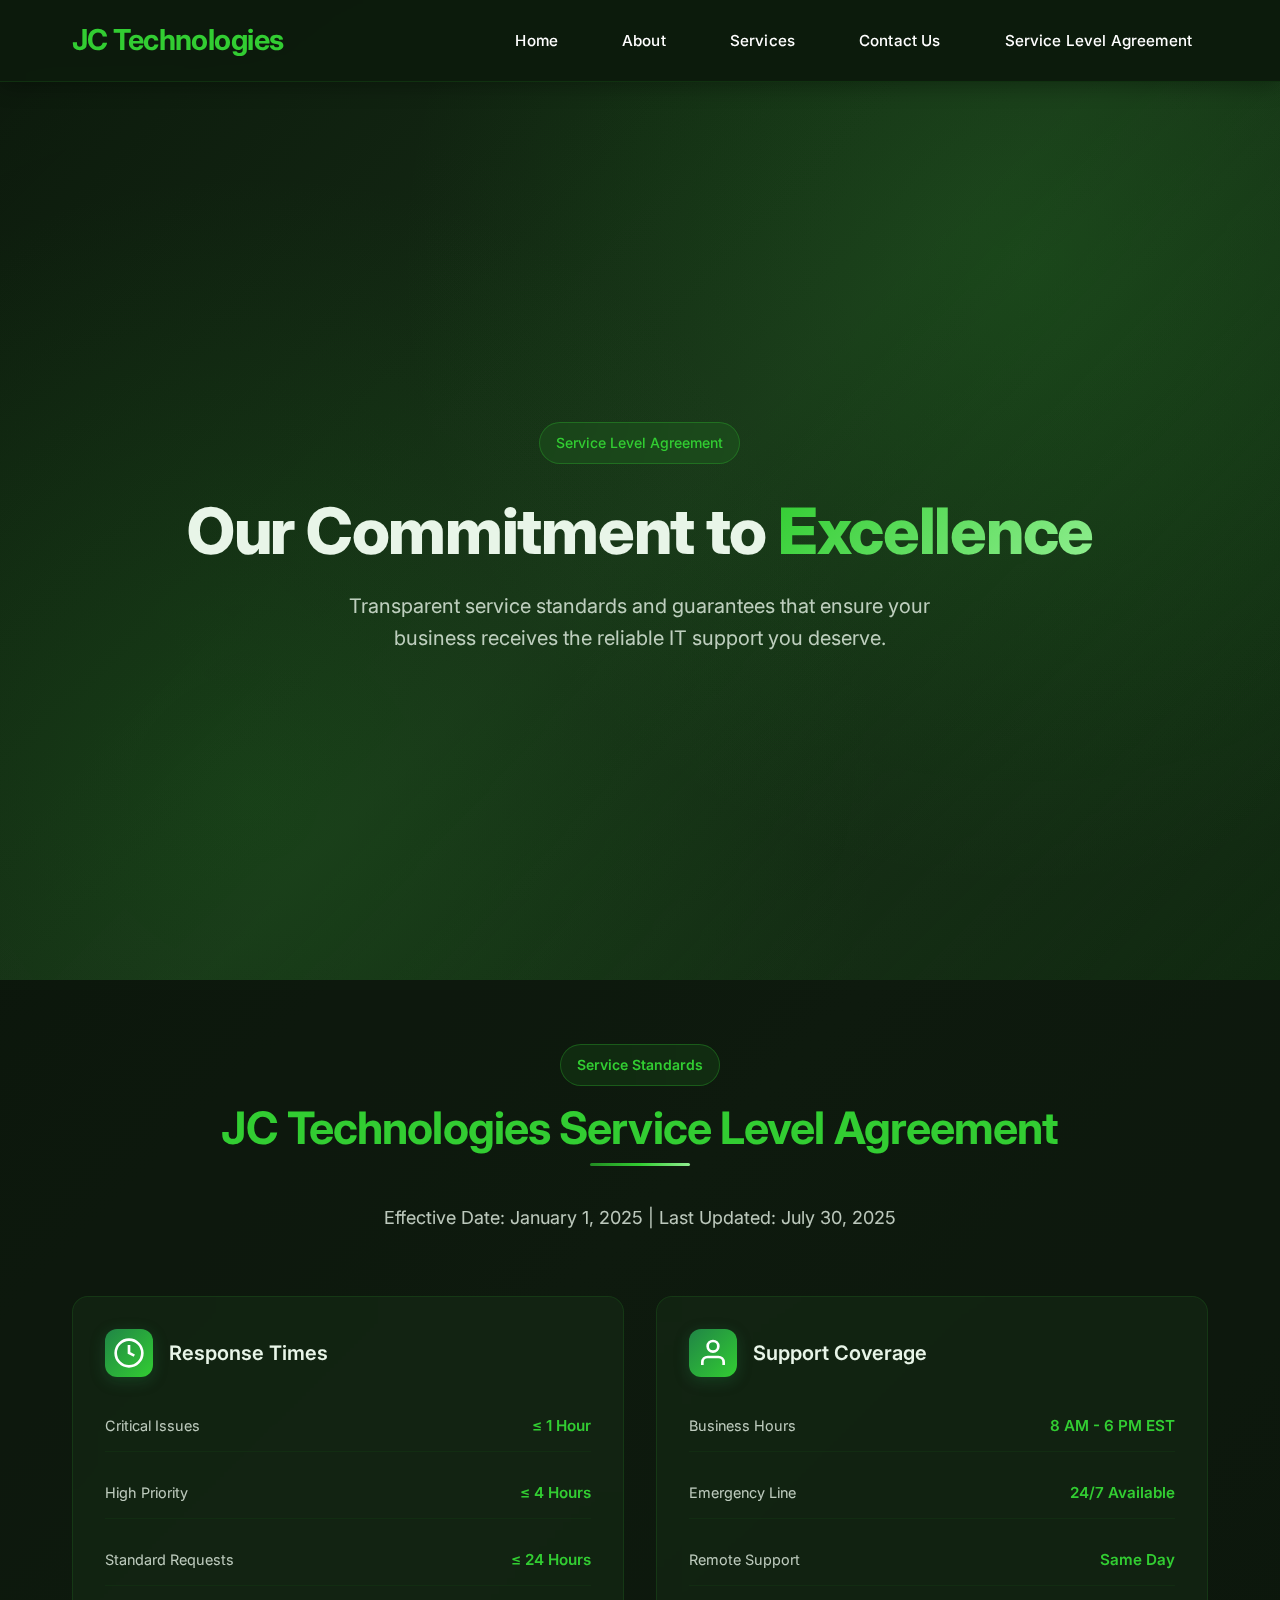
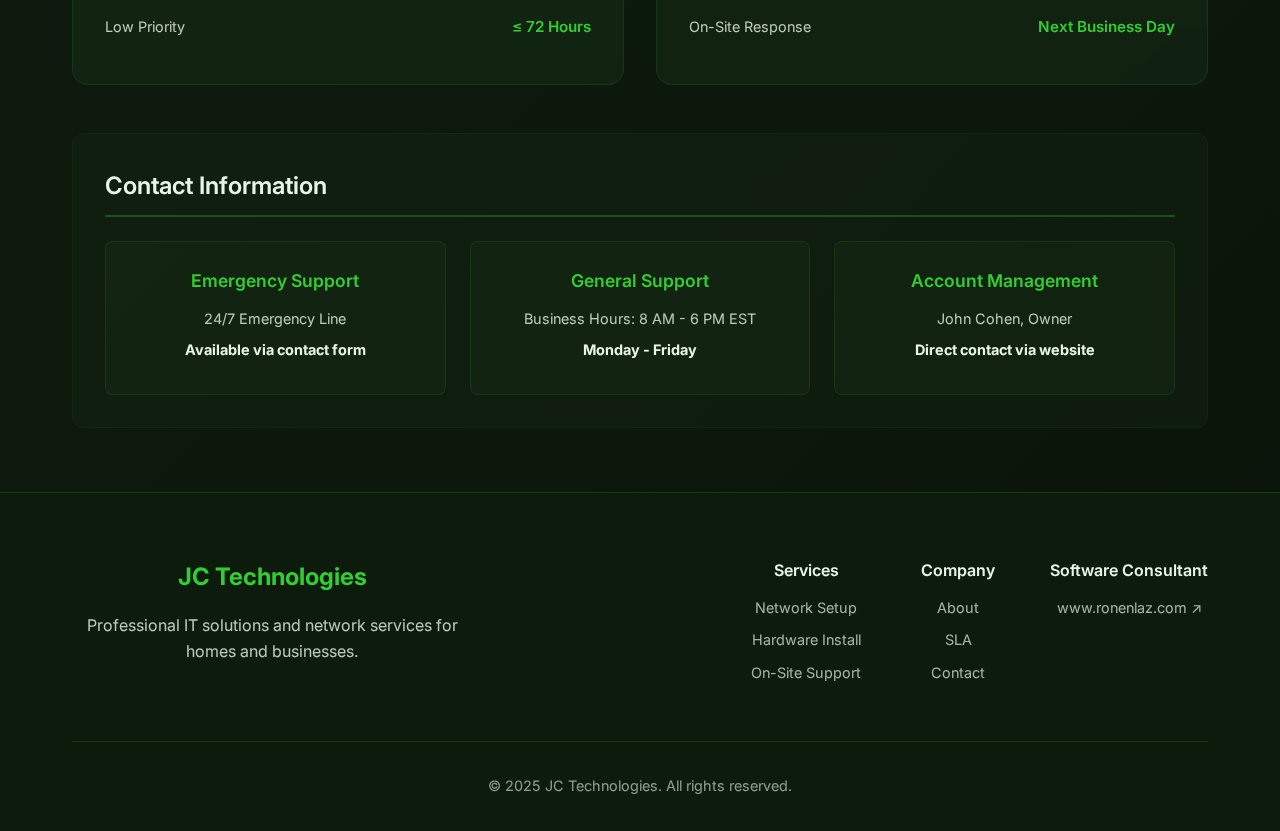
<file: sla.html>
<!DOCTYPE html>
<html lang="en">
<head>
    <meta charset="UTF-8">
    <meta name="viewport" content="width=device-width, initial-scale=1.0">
    
    <!-- SEO Meta Tags -->
    <title>Service Level Agreement (SLA) - JC Technologies | 99.9% Uptime Guarantee</title>
    <meta name="description" content="JC Technologies Service Level Agreement offering 99.9% uptime guarantee, 24/7 support, and comprehensive IT service commitments. Learn about our response times and service standards.">
    <meta name="keywords" content="IT service level agreement, SLA Connecticut, 99.9% uptime guarantee, IT support response times, managed IT services agreement, professional IT commitments">
    <meta name="robots" content="index, follow">
    
    <!-- Open Graph Meta Tags -->
    <meta property="og:title" content="Service Level Agreement - JC Technologies">
    <meta property="og:description" content="Comprehensive Service Level Agreement with 99.9% uptime guarantee and professional IT service commitments.">
    <meta property="og:url" content="https://jctechnologies.org/sla.html">
    <meta property="og:type" content="website">
    
    <!-- Canonical URL -->
    <link rel="canonical" href="https://jctechnologies.org/sla.html">
    
    <!-- Favicon -->
    <link rel="icon" type="image/x-icon" href="favicon.ico">
    <link rel="stylesheet" href="styles.css">
</head>
<body>

    <header>
        <div class="header-content">
            <a href="/#home" class="logo">JC Technologies</a>
            <nav>
                <ul>
                    <li><a href="/#home">Home</a></li>
                    <li><a href="/#about">About</a></li>
                    <li><a href="/#services">Services</a></li>
                    <li><a href="/contact">Contact Us</a></li>
                    <li><a href="/sla">Service Level Agreement</a></li>
                </ul>
            </nav>
        </div>
    </header>

    <main>
        <section class="hero sla-hero">
            <div class="hero-content">
                <div class="hero-badge">
                    <span class="badge-text">Service Level Agreement</span>
                </div>
                <h1>Our Commitment to <span class="highlight">Excellence</span></h1>
                <p class="hero-description">Transparent service standards and guarantees that ensure your business receives the reliable IT support you deserve.</p>
            </div>
        </section>

        <section class="sla-section">
            <div class="container">
                <div class="sla-content">
                    <div class="section-header">
                        <span class="section-badge">Service Standards</span>
                        <h2 class="section-title">JC Technologies Service Level Agreement</h2>
                        <p class="section-subtitle">Effective Date: January 1, 2025 | Last Updated: July 30, 2025</p>
                    </div>

                    <div class="sla-grid">
                        <div class="sla-card">
                            <div class="sla-header">
                                <div class="sla-icon">
                                    <svg width="32" height="32" viewBox="0 0 24 24" fill="none" xmlns="http://www.w3.org/2000/svg">
                                        <circle cx="12" cy="12" r="10" stroke="currentColor" stroke-width="2"/>
                                        <polyline points="12,6 12,12 16,14" stroke="currentColor" stroke-width="2"/>
                                    </svg>
                                </div>
                                <h3>Response Times</h3>
                            </div>
                            <div class="sla-metrics">
                                <div class="metric-item">
                                    <span class="metric-label">Critical Issues</span>
                                    <span class="metric-value">≤ 1 Hour</span>
                                </div>
                                <div class="metric-item">
                                    <span class="metric-label">High Priority</span>
                                    <span class="metric-value">≤ 4 Hours</span>
                                </div>
                                <div class="metric-item">
                                    <span class="metric-label">Standard Requests</span>
                                    <span class="metric-value">≤ 24 Hours</span>
                                </div>
                                <div class="metric-item">
                                    <span class="metric-label">Low Priority</span>
                                    <span class="metric-value">≤ 72 Hours</span>
                                </div>
                            </div>
                        </div>

                        <div class="sla-card">
                            <div class="sla-header">
                                <div class="sla-icon">
                                    <svg width="32" height="32" viewBox="0 0 24 24" fill="none" xmlns="http://www.w3.org/2000/svg">
                                        <path d="M20 21V19C20 16.7909 18.2091 15 16 15H8C5.79086 15 4 16.7909 4 19V21" stroke="currentColor" stroke-width="2"/>
                                        <circle cx="12" cy="7" r="4" stroke="currentColor" stroke-width="2"/>
                                    </svg>
                                </div>
                                <h3>Support Coverage</h3>
                            </div>
                            <div class="sla-metrics">
                                <div class="metric-item">
                                    <span class="metric-label">Business Hours</span>
                                    <span class="metric-value">8 AM - 6 PM EST</span>
                                </div>
                                <div class="metric-item">
                                    <span class="metric-label">Emergency Line</span>
                                    <span class="metric-value">24/7 Available</span>
                                </div>
                                <div class="metric-item">
                                    <span class="metric-label">Remote Support</span>
                                    <span class="metric-value">Same Day</span>
                                </div>
                                <div class="metric-item">
                                    <span class="metric-label">On-Site Response</span>
                                    <span class="metric-value">Next Business Day</span>
                                </div>
                            </div>
                        </div>
                    </div>
                    
                    <div class="details-section">
                        <h3>Contact Information</h3>
                        <div class="contact-grid">
                            <div class="contact-method">
                                <h4>Emergency Support</h4>
                                <p>24/7 Emergency Line</p>
                                <p><strong>Available via contact form</strong></p>
                            </div>
                            <div class="contact-method">
                                <h4>General Support</h4>
                                <p>Business Hours: 8 AM - 6 PM EST</p>
                                <p><strong>Monday - Friday</strong></p>
                            </div>
                            <div class="contact-method">
                                <h4>Account Management</h4>
                                <p>John Cohen, Owner</p>
                                <p><strong>Direct contact via website</strong></p>
                            </div>
                        </div>
                    </div>
                </div>
            </div>
        </section>
    </main>

    <footer class="main-footer">
        <div class="container">
            <div class="footer-content">
                <div class="footer-brand">
                    <h3>JC Technologies</h3>
                    <p>Professional IT solutions and network services for homes and businesses.</p>
                </div>
                
                <div class="footer-nav">
                    <div class="nav-column">
                        <h4>Services</h4>
                        <a href="/#services">Network Setup</a>
                        <a href="/#services">Hardware Install</a>
                        <a href="/#services">On-Site Support</a>
                    </div>
                    
                    <div class="nav-column">
                        <h4>Company</h4>
                        <a href="/#about">About</a>
                        <a href="/sla">SLA</a>
                        <a href="/contact">Contact</a>
                    </div>
                    
                    <div class="nav-column">
                        <h4>Software Consultant</h4>
                        <a href="https://www.ronenlaz.com" target="_blank">www.ronenlaz.com ↗</a>
                    </div>
                </div>
            </div>
            
            <div class="footer-bottom">
                <p>&copy; 2025 JC Technologies. All rights reserved.</p>
            </div>
        </div>
    </footer>

    <script src="script.js"></script>
</body>
</html>
</file>
<file: styles.css>
@import url('https://fonts.googleapis.com/css2?family=Inter:wght@300;400;500;600;700;800&family=Roboto:wght@300;400;500;700&display=swap');

/* Reset and base styles */
* {
    margin: 0;
    padding: 0;
    box-sizing: border-box;
}

body {
    font-family: 'Inter', 'Roboto', -apple-system, BlinkMacSystemFont, 'Segoe UI', system-ui, sans-serif;
    line-height: 1.7;
    color: #FFFFFF;
    background: linear-gradient(135deg, #081108 0%, #0F1A0F 50%, #0A130A 100%);
    min-height: 100vh;
    position: relative;
    overflow-x: hidden;
    font-weight: 400;
}

/* Corporate background pattern */
body::before {
    content: '';
    position: fixed;
    top: 0;
    left: 0;
    width: 100%;
    height: 100%;
    background: 
        radial-gradient(circle at 20% 80%, rgba(34, 139, 34, 0.05) 0%, transparent 50%),
        radial-gradient(circle at 80% 20%, rgba(50, 205, 50, 0.05) 0%, transparent 50%),
        radial-gradient(circle at 40% 40%, rgba(34, 139, 34, 0.03) 0%, transparent 50%);
    z-index: -1;
}



/* Header and Navigation */
header {
    background: rgba(13, 27, 13, 0.95);
    backdrop-filter: blur(10px);
    border-bottom: 1px solid rgba(34, 139, 34, 0.2);
    box-shadow: 0 4px 20px rgba(0, 0, 0, 0.3);
    position: fixed;
    width: 100%;
    top: 0;
    z-index: 1000;
    transition: all 0.3s ease;
}

header.scrolled {
    background: rgba(13, 27, 13, 0.98);
    box-shadow: 0 8px 32px rgba(0, 0, 0, 0.4);
}

.header-content {
    max-width: 1200px;
    margin: 0 auto;
    display: flex;
    justify-content: space-between;
    align-items: center;
    padding: 1rem 2rem;
}

.logo {
    font-size: 1.75rem;
    font-weight: 700;
    color: #32CD32;
    text-decoration: none;
    letter-spacing: -0.02em;
    transition: all 0.3s ease;
}

.logo:hover {
    color: #90EE90;
    transform: scale(1.02);
}

nav ul {
    display: flex;
    list-style: none;
    gap: 2.5rem;
    align-items: center;
}

nav a {
    color: #E8F5E8;
    text-decoration: none;
    font-weight: 500;
    font-size: 0.95rem;
    position: relative;
    transition: all 0.3s ease;
    letter-spacing: 0.01em;
}

nav a:hover {
    color: #32CD32;
}

nav a::after {
    content: '';
    position: absolute;
    bottom: -6px;
    left: 0;
    width: 0;
    height: 2px;
    background: #32CD32;
    transition: width 0.3s ease;
}

nav a:hover::after {
    width: 100%;
}

header.scrolled {
    background: rgba(13, 27, 13, 0.98);
    
    
}

@keyframes slideDown {
    from {
        transform: translateY(-100%);
        opacity: 0;
    }
    to {
        transform: translateY(0);
        opacity: 1;
    }
}

.header-content {
    max-width: 1200px;
    margin: 0 auto;
    display: flex;
    justify-content: space-between;
    align-items: center;
    padding: 1rem 2rem;
}

.logo {
    font-size: 1.8rem;
    font-weight: bold;
    color: #32CD32;
    text-decoration: none;
    
    transition: all 0.3s ease;
    position: relative;
}

.logo::after {
    content: '';
    position: absolute;
    bottom: -2px;
    left: 0;
    width: 0;
    height: 2px;
    background: linear-gradient(90deg, #32CD32, #228B22);
    transition: width 0.3s ease;
}

.logo:hover::after {
    width: 100%;
}

.logo:hover {
    transform: scale(1.05);
    
}

nav ul {
    display: flex;
    list-style: none;
    gap: 2rem;
}

nav a {
    text-decoration: none;
    color: #FFFFFF;
    font-weight: 500;
    transition: all 0.3s ease;
    position: relative;
    padding: 0.5rem 1rem;
    border-radius: 8px;
}

nav a::before {
    content: '';
    position: absolute;
    top: 0;
    left: 0;
    width: 0;
    height: 100%;
    background: linear-gradient(45deg, rgba(34, 139, 34, 0.2), rgba(50, 205, 50, 0.2));
    border-radius: 8px;
    transition: width 0.3s ease;
    z-index: -1;
}

nav a:hover::before {
    width: 100%;
}

nav a:hover {
    color: #32CD32;
    transform: translateY(-2px);
    
}

/* Main content */
main {
    margin-top: 80px;
}

/* Hero section */
/* Modern Hero Section */
.hero {
    background: linear-gradient(135deg, 
        rgba(13, 27, 13, 0.95) 0%, 
        rgba(25, 50, 25, 0.9) 50%, 
        rgba(34, 139, 34, 0.15) 100%),
        url('data:image/svg+xml,<svg width="60" height="60" viewBox="0 0 60 60" xmlns="http://www.w3.org/2000/svg"><g fill="none" fill-rule="evenodd"><g fill="%23228B22" fill-opacity="0.03"><rect width="60" height="60"/><circle cx="30" cy="30" r="1"/></g></svg>');
    background-size: cover, 60px 60px;
    min-height: 100vh;
    display: flex;
    align-items: center;
    justify-content: center;
    text-align: center;
    position: relative;
    overflow: hidden;
}

.hero::before {
    content: '';
    position: absolute;
    top: 0;
    left: 0;
    right: 0;
    bottom: 0;
    background: radial-gradient(circle at 20% 80%, rgba(34, 139, 34, 0.2) 0%, transparent 50%),
                radial-gradient(circle at 80% 20%, rgba(50, 205, 50, 0.15) 0%, transparent 50%);
    pointer-events: none;
}

.hero-content {
    max-width: 1000px;
    margin: 0 auto;
    padding: 2rem;
    position: relative;
    z-index: 1;
}

.hero-badge {
    display: inline-flex;
    align-items: center;
    gap: 0.5rem;
    background: rgba(50, 205, 50, 0.1);
    border: 1px solid rgba(50, 205, 50, 0.3);
    border-radius: 50px;
    padding: 0.5rem 1rem;
    margin-bottom: 2rem;
    backdrop-filter: blur(10px);
}

.badge-text {
    font-size: 0.875rem;
    font-weight: 500;
    color: #32CD32;
}

.hero h1 {
    font-size: clamp(2.5rem, 5vw, 4.5rem);
    font-weight: 800;
    color: #E8F5E8;
    margin-bottom: 1.5rem;
    line-height: 1.1;
    letter-spacing: -0.02em;
}

.hero h1 .highlight {
    color: #32CD32;
    position: relative;
    background: linear-gradient(135deg, #32CD32, #90EE90);
    -webkit-background-clip: text;
    -webkit-text-fill-color: transparent;
    background-clip: text;
}

.hero-description {
    font-size: clamp(1.1rem, 2.5vw, 1.25rem);
    color: rgba(232, 245, 232, 0.8);
    margin-bottom: 3rem;
    line-height: 1.6;
    max-width: 600px;
    margin-left: auto;
    margin-right: auto;
}

.hero-stats {
    display: flex;
    justify-content: center;
    gap: 3rem;
    margin-bottom: 3rem;
    flex-wrap: wrap;
}

.stat-item {
    text-align: center;
}

.stat-number {
    display: block;
    font-size: 2rem;
    font-weight: 700;
    color: #32CD32;
    margin-bottom: 0.25rem;
    line-height: 1;
}

.stat-label {
    font-size: 0.875rem;
    color: rgba(232, 245, 232, 0.7);
    font-weight: 500;
    line-height: 1.2;
}

.hero-actions {
    display: flex;
    justify-content: center;
    gap: 1rem;
    flex-wrap: wrap;
}

/* Modern Button System */
.btn {
    display: inline-flex;
    align-items: center;
    gap: 0.5rem;
    padding: 0.875rem 1.5rem;
    border: none;
    border-radius: 12px;
    font-family: inherit;
    font-size: 0.95rem;
    font-weight: 600;
    text-decoration: none;
    cursor: pointer;
    transition: all 0.3s cubic-bezier(0.4, 0, 0.2, 1);
    position: relative;
    overflow: hidden;
    background: transparent;
    color: inherit;
    white-space: nowrap;
    user-select: none;
    transform: translateZ(0);
    box-sizing: border-box;
}

/* Ensure links styled as buttons behave properly */
a.btn {
    text-decoration: none !important;
}

a.btn:visited {
    color: inherit;
}

.btn::before {
    content: '';
    position: absolute;
    top: 0;
    left: 0;
    right: 0;
    bottom: 0;
    background: currentColor;
    opacity: 0;
    transition: opacity 0.3s ease;
    z-index: -1;
}

.btn:hover::before {
    opacity: 0.1;
}

.btn:active {
    transform: translateY(1px) scale(0.98);
}

/* Button Variants */
.btn-primary {
    background: linear-gradient(135deg, #208546 0%, #32CD32 100%);
    color: white;
    box-shadow: 0 4px 15px rgba(32, 133, 70, 0.3);
    border: 2px solid transparent;
}

.btn-primary:hover {
    background: linear-gradient(135deg, #1a7039 0%, #228B22 100%);
    box-shadow: 0 8px 25px rgba(32, 133, 70, 0.4);
    transform: translateY(-2px);
}

.btn-primary::before {
    background: linear-gradient(135deg, rgba(255, 255, 255, 0.2) 0%, rgba(255, 255, 255, 0.1) 100%);
}

.btn-outline {
    background: rgba(25, 50, 25, 0.3);
    border: 2px solid rgba(50, 205, 50, 0.6);
    color: #32CD32;
    backdrop-filter: blur(10px);
}

.btn-outline:hover {
    background: rgba(50, 205, 50, 0.1);
    border-color: #32CD32;
    color: #90EE90;
    box-shadow: 0 4px 20px rgba(50, 205, 50, 0.2);
    transform: translateY(-1px);
}

.btn-ghost {
    background: transparent;
    border: 2px solid transparent;
    color: rgba(232, 245, 232, 0.8);
    position: relative;
}

.btn-ghost::before {
    background: rgba(50, 205, 50, 0.1);
}

.btn-ghost:hover {
    color: #32CD32;
    background: rgba(25, 50, 25, 0.2);
    border-color: rgba(50, 205, 50, 0.3);
}

/* Button Sizes */
.btn-small {
    padding: 0.625rem 1.25rem;
    font-size: 0.875rem;
    border-radius: 8px;
}

.btn-large {
    padding: 1.125rem 2rem;
    font-size: 1.1rem;
    border-radius: 16px;
}

.btn-full {
    width: 100%;
    justify-content: center;
}

/* Button Icons */
.btn-icon {
    font-size: 1rem;
    transition: transform 0.3s ease;
}

.btn:hover .btn-icon {
    transform: translateX(2px);
}

.btn-text {
    position: relative;
}

/* Special Effects */
.btn-primary:hover .btn-icon {
    animation: iconBounce 0.6s ease;
}

@keyframes iconBounce {
    0%, 100% { transform: translateX(0); }
    50% { transform: translateX(4px); }
}

/* Focus States for Accessibility */
.btn:focus-visible {
    outline: none;
    box-shadow: 0 0 0 3px rgba(50, 205, 50, 0.3);
}

/* Loading State */
.btn.loading {
    pointer-events: none;
    opacity: 0.7;
}

.btn.loading .btn-icon {
    animation: spin 1s linear infinite;
}

@keyframes spin {
    from { transform: rotate(0deg); }
    to { transform: rotate(360deg); }
}

/* Modern Section Styling */
.container {
    max-width: 1200px;
    margin: 0 auto;
    padding: 0 2rem;
}

.section-header {
    text-align: center;
    margin-bottom: 4rem;
}

.section-badge {
    display: inline-block;
    background: rgba(50, 205, 50, 0.1);
    border: 1px solid rgba(50, 205, 50, 0.3);
    color: #32CD32;
    padding: 0.5rem 1rem;
    border-radius: 50px;
    font-size: 0.875rem;
    font-weight: 600;
    margin-bottom: 1rem;
    backdrop-filter: blur(10px);
}

.section-title {
    font-size: clamp(2rem, 4vw, 3rem);
    font-weight: 700;
    color: #E8F5E8;
    margin-bottom: 1rem;
    letter-spacing: -0.02em;
    line-height: 1.2;
}

.section-subtitle {
    font-size: 1.125rem;
    color: rgba(232, 245, 232, 0.8);
    line-height: 1.6;
    max-width: 600px;
    margin: 0 auto;
}

/* Features Section */
.features-section {
    padding: 8rem 0;
    background: rgba(20, 40, 20, 0.4);
    position: relative;
}

.features-section::before {
    content: '';
    position: absolute;
    top: 0;
    left: 0;
    right: 0;
    bottom: 0;
    background: url('data:image/svg+xml,<svg width="100" height="100" viewBox="0 0 100 100" xmlns="http://www.w3.org/2000/svg"><defs><pattern id="grid" width="10" height="10" patternUnits="userSpaceOnUse"><path d="M 10 0 L 0 0 0 10" fill="none" stroke="%23228B22" stroke-width="0.5" opacity="0.1"/></pattern></defs><rect width="100" height="100" fill="url(%23grid)"/></svg>');
    pointer-events: none;
}

.features-grid {
    display: grid;
    grid-template-columns: repeat(auto-fit, minmax(320px, 1fr));
    gap: 2rem;
    position: relative;
    z-index: 1;
}

.feature-card {
    background: rgba(25, 50, 25, 0.4);
    backdrop-filter: blur(10px);
    border: 1px solid rgba(34, 139, 34, 0.2);
    border-radius: 16px;
    padding: 2rem;
    transition: all 0.3s ease;
    position: relative;
    overflow: hidden;
    display: flex;
    flex-direction: column;
    height: 100%;
}

.feature-card::before {
    content: '';
    position: absolute;
    top: 0;
    left: 0;
    right: 0;
    bottom: 0;
    background: linear-gradient(135deg, rgba(50, 205, 50, 0.05) 0%, transparent 50%);
    opacity: 0;
    transition: opacity 0.3s ease;
}

.feature-card:hover::before {
    opacity: 1;
}

.feature-card:hover {
    transform: translateY(-8px);
    box-shadow: 0 20px 40px rgba(0, 0, 0, 0.3);
    border-color: rgba(50, 205, 50, 0.4);
}

.feature-header {
    display: flex;
    align-items: center;
    justify-content: space-between;
    margin-bottom: 1.5rem;
}

.feature-icon {
    width: 48px;
    height: 48px;
    background: linear-gradient(135deg, #208546 0%, #32CD32 100%);
    border-radius: 12px;
    display: flex;
    align-items: center;
    justify-content: center;
    color: white;
    box-shadow: 0 4px 15px rgba(32, 133, 70, 0.3);
}

.feature-badge {
    background: rgba(50, 205, 50, 0.1);
    border: 1px solid rgba(50, 205, 50, 0.3);
    color: #32CD32;
    padding: 0.25rem 0.75rem;
    border-radius: 50px;
    font-size: 0.75rem;
    font-weight: 600;
}

.feature-card h3 {
    font-size: 1.25rem;
    font-weight: 600;
    color: #E8F5E8;
    margin-bottom: 1rem;
    letter-spacing: -0.01em;
}

.feature-card p {
    color: rgba(232, 245, 232, 0.8);
    line-height: 1.6;
    margin-bottom: 1.5rem;
}

.feature-actions {
    margin-top: auto;
}

.feature-content {
    flex: 1;
    display: flex;
    flex-direction: column;
}

.section-title {
    font-size: 2.8rem;
    text-align: center;
    margin-bottom: 3rem;
    color: #32CD32;
    animation: titleAppear 0.8s ease-out;
    position: relative;
}

.section-title::after {
    content: '';
    position: absolute;
    bottom: -10px;
    left: 50%;
    transform: translateX(-50%);
    width: 100px;
    height: 3px;
    background: linear-gradient(90deg, #228B22, #32CD32, #90EE90);
    border-radius: 2px;
    animation: lineExpand 1s ease-out 0.5s both;
}

@keyframes titleAppear {
    from {
        opacity: 0;
        transform: translateY(30px);
    }
    to {
        opacity: 1;
        transform: translateY(0);
    }
}

@keyframes lineExpand {
    from {
        width: 0;
    }
    to {
        width: 100px;
    }
}

/* Why Different section - Corporate and Professional */
.why-different {
    background: rgba(25, 50, 25, 0.4);
    border: 1px solid rgba(34, 139, 34, 0.2);
    border-radius: 8px;
    margin: 4rem auto;
    padding: 3rem 2rem;
    position: relative;
    max-width: 1200px;
}

.why-different .section-title {
    font-size: 2.2rem;
    font-weight: 600;
    color: #E8F5E8;
    margin-bottom: 1.5rem;
    text-align: center;
}

.why-different .content {
    text-align: center;
    font-size: 1.1rem;
    line-height: 1.6;
    color: rgba(232, 245, 232, 0.8);
    max-width: 800px;
    margin: 0 auto 3rem auto;
    font-weight: 400;
}

/* Features Grid - Corporate Style */
.features-grid {
    display: grid;
    grid-template-columns: repeat(auto-fit, minmax(320px, 1fr));
    gap: 2rem;
    margin-top: 3rem;
}

.feature-card {
    background: rgba(20, 40, 20, 0.6);
    border: 1px solid rgba(34, 139, 34, 0.3);
    padding: 3rem 2rem;
    border-radius: 12px;
    text-align: center;
    transition: all 0.3s cubic-bezier(0.175, 0.885, 0.32, 1.275);
    box-shadow: 0 4px 20px rgba(0, 0, 0, 0.2);
    position: relative;
}

.feature-card:hover {
    border-color: #32CD32;
    box-shadow: 0 12px 40px rgba(50, 205, 50, 0.15);
    transform: translateY(-8px);
}

.feature-icon {
    margin-bottom: 1.5rem;
    color: #32CD32;
    display: flex;
    justify-content: center;
    align-items: center;
}

.feature-icon svg {
    width: 48px;
    height: 48px;
    stroke: currentColor;
    fill: none;
    transition: all 0.3s ease;
}

.feature-card:hover .feature-icon svg {
    color: #90EE90;
    transform: scale(1.1);
}

.feature-card h3 {
    font-size: 1.35rem;
    margin-bottom: 1rem;
    color: #E8F5E8;
    font-weight: 600;
    text-align: center;
    line-height: 1.3;
}

.feature-card p {
    color: rgba(232, 245, 232, 0.8);
    line-height: 1.7;
    font-size: 1rem;
    text-align: center;
}

/* About Section */
.about-section {
    padding: 8rem 0;
    background: rgba(13, 27, 13, 0.6);
}

.about-grid {
    display: grid;
    grid-template-columns: 1fr 1fr;
    gap: 4rem;
    align-items: center;
}

.about-content .section-header {
    text-align: left;
    margin-bottom: 2rem;
}

.about-description {
    font-size: 1.125rem;
    color: rgba(232, 245, 232, 0.8);
    line-height: 1.7;
    margin-bottom: 3rem;
}

.expertise-grid {
    display: grid;
    grid-template-columns: 1fr 1fr;
    gap: 1.5rem;
    margin-bottom: 3rem;
}

.expertise-item {
    display: flex;
    align-items: center;
    gap: 1rem;
    padding: 1rem;
    background: rgba(25, 50, 25, 0.3);
    border-radius: 12px;
    border: 1px solid rgba(34, 139, 34, 0.2);
    transition: all 0.3s ease;
}

.expertise-item:hover {
    background: rgba(25, 50, 25, 0.5);
    border-color: rgba(50, 205, 50, 0.4);
    transform: translateY(-2px);
}

.expertise-icon {
    font-size: 0.7rem;
    font-weight: 800;
    letter-spacing: -0.5px;
    width: 48px;
    height: 48px;
    min-width: 48px;
    min-height: 48px;
    max-width: 48px;
    max-height: 48px;
    display: flex;
    align-items: center;
    justify-content: center;
    background: linear-gradient(135deg, rgba(50, 205, 50, 0.15) 0%, rgba(50, 205, 50, 0.05) 100%);
    border-radius: 6px;
    color: #32CD32;
    border: 1px solid rgba(50, 205, 50, 0.3);
    box-shadow: 0 2px 8px rgba(50, 205, 50, 0.1);
    transition: all 0.3s ease;
    flex-shrink: 0;
    flex-grow: 0;
}

.expertise-item:hover .expertise-icon {
    background: linear-gradient(135deg, rgba(50, 205, 50, 0.25) 0%, rgba(50, 205, 50, 0.1) 100%);
    border-color: rgba(50, 205, 50, 0.5);
    transform: translateY(-2px);
    box-shadow: 0 4px 15px rgba(50, 205, 50, 0.2);
}

.expertise-content h4 {
    font-size: 0.95rem;
    font-weight: 600;
    color: #E8F5E8;
    margin-bottom: 0.25rem;
}

.expertise-content p {
    font-size: 0.825rem;
    color: rgba(232, 245, 232, 0.6);
}

.about-actions {
    display: flex;
    gap: 1rem;
    flex-wrap: wrap;
}

/* Team Card */
.team-card {
    background: rgba(25, 50, 25, 0.4);
    backdrop-filter: blur(10px);
    border: 1px solid rgba(34, 139, 34, 0.2);
    border-radius: 20px;
    padding: 2rem;
    position: relative;
    transition: all 0.3s ease;
}

.team-card:hover {
    transform: translateY(-5px);
    box-shadow: 0 15px 35px rgba(0, 0, 0, 0.3);
    border-color: rgba(50, 205, 50, 0.4);
}

.team-header {
    display: flex;
    align-items: center;
    gap: 1rem;
    margin-bottom: 2rem;
}

.team-avatar {
    position: relative;
    width: 60px;
    height: 60px;
    background: linear-gradient(135deg, #208546 0%, #32CD32 100%);
    border-radius: 50%;
    display: flex;
    align-items: center;
    justify-content: center;
    font-size: 1.5rem;
    font-weight: bold;
    color: white;
    box-shadow: 0 4px 15px rgba(32, 133, 70, 0.3);
}

.avatar-badge {
    position: absolute;
    bottom: -2px;
    right: -2px;
    width: 20px;
    height: 20px;
    background: #32CD32;
    border: 2px solid rgba(25, 50, 25, 0.9);
    border-radius: 50%;
    display: flex;
    align-items: center;
    justify-content: center;
    font-size: 0.75rem;
    color: white;
}

.team-info h3 {
    font-size: 1.25rem;
    font-weight: 600;
    color: #E8F5E8;
    margin-bottom: 0.25rem;
}

.team-info p {
    color: #32CD32;
    font-size: 0.9rem;
    margin-bottom: 0.75rem;
}

.team-badges {
    display: flex;
    gap: 0.5rem;
    flex-wrap: wrap;
}

.badge {
    background: rgba(50, 205, 50, 0.1);
    border: 1px solid rgba(50, 205, 50, 0.3);
    color: #32CD32;
    padding: 0.25rem 0.5rem;
    border-radius: 12px;
    font-size: 0.75rem;
    font-weight: 500;
}

.team-stats {
    margin-bottom: 2rem;
}

.stat-row {
    display: grid;
    grid-template-columns: 1fr 1fr;
    gap: 1rem;
    margin-bottom: 1rem;
}

.stat {
    text-align: center;
    padding: 1rem;
    background: rgba(20, 40, 20, 0.5);
    border-radius: 12px;
    border: 1px solid rgba(34, 139, 34, 0.2);
}

.stat-value {
    display: block;
    font-size: 1.5rem;
    font-weight: 700;
    color: #32CD32;
    margin-bottom: 0.25rem;
}

.stat-label {
    font-size: 0.75rem;
    color: rgba(232, 245, 232, 0.6);
}

.team-actions {
    display: flex;
    gap: 0.75rem;
}

/* Owner Section */
.owner-section {
    padding: 6rem 0;
    background: #0a1a12;
}

.owner-content {
    max-width: 1000px;
    margin: 0 auto;
    text-align: left;
}

.owner-story {
    margin: 3rem 0;
}

.owner-story p {
    font-size: 1.125rem;
    line-height: 1.7;
    color: rgba(232, 245, 232, 0.9);
    margin-bottom: 2rem;
}

.consulting-info {
    margin-top: 3rem;
}

.consulting-info h3 {
    font-size: 2rem;
    font-weight: 700;
    color: #32CD32;
    margin-bottom: 1.5rem;
}

.consulting-info h4 {
    font-size: 1.25rem;
    font-weight: 600;
    color: #e8f5e8;
    margin: 2rem 0 1rem 0;
}

.consulting-info p {
    font-size: 1rem;
    line-height: 1.7;
    color: rgba(232, 245, 232, 0.8);
    margin-bottom: 1.5rem;
}

.collaboration-list {
    list-style: none;
    padding: 0;
    margin: 1.5rem 0;
}

.collaboration-list li {
    padding: 0.75rem 0 0.75rem 2rem;
    color: rgba(232, 245, 232, 0.8);
    line-height: 1.6;
    position: relative;
    border-left: 2px solid rgba(50, 205, 50, 0.3);
    margin-bottom: 1rem;
}

.collaboration-list li::before {
    content: "•";
    color: #32CD32;
    font-size: 1.5rem;
    position: absolute;
    left: 0.5rem;
    top: 0.5rem;
}

.about-text p {
    font-size: 1.1rem;
    line-height: 1.8;
    color: rgba(232, 245, 232, 0.8);
    margin-bottom: 2rem;
}

.skills-list h3 {
    color: #32CD32;
    margin-bottom: 1rem;
    font-size: 1.3rem;
    
}

.skills-list ul {
    list-style: none;
    padding: 0;
}

.skills-list li {
    padding: 0.8rem 0;
    color: #E8F5E8;
    font-weight: 500;
    transition: all 0.3s ease;
    border-left: 3px solid transparent;
    padding-left: 1.5rem;
    animation: skillSlide 0.6s ease-out;
    animation-fill-mode: both;
    position: relative;
}

.skills-list li::before {
    content: "•";
    position: absolute;
    left: 0.5rem;
    color: #32CD32;
    font-weight: bold;
    font-size: 1.2rem;
}

.skills-list li:nth-child(1) { animation-delay: 0.1s; }
.skills-list li:nth-child(2) { animation-delay: 0.2s; }
.skills-list li:nth-child(3) { animation-delay: 0.3s; }
.skills-list li:nth-child(4) { animation-delay: 0.4s; }
.skills-list li:nth-child(5) { animation-delay: 0.5s; }

@keyframes skillSlide {
    from {
        opacity: 0;
        transform: translateX(-30px);
    }
    to {
        opacity: 1;
        transform: translateX(0);
    }
}

.skills-list li:hover {
    color: #32CD32;
    border-left-color: #32CD32;
    transform: translateX(10px);
}

.about-image {
    text-align: center;
}

.profile-card {
    background: rgba(26, 46, 26, 0.8);
    
    padding: 3rem 2rem;
    border-radius: 25px;
    
    max-width: 320px;
    margin: 0 auto;
    text-align: center;
    border: 1px solid rgba(34, 139, 34, 0.3);
    position: relative;
    overflow: hidden;
    
}

@keyframes profileFloat {
    0%, 100% { transform: translateY(0) rotate(0deg); }
    50% { transform: translateY(-10px) rotate(1deg); }
}

.profile-card::before {
    content: '';
    position: absolute;
    top: -50%;
    left: -50%;
    width: 200%;
    height: 200%;
    background: conic-gradient(transparent, rgba(50, 205, 50, 0.1), transparent);
    
}

@keyframes rotate {
    from { transform: rotate(0deg); }
    to { transform: rotate(360deg); }
}

.profile-avatar {
    width: 100px;
    height: 100px;
    background: linear-gradient(45deg, #228B22, #32CD32, #90EE90);
    border-radius: 50%;
    display: flex;
    align-items: center;
    justify-content: center;
    font-size: 2.5rem;
    font-weight: bold;
    color: #0D1B0D;
    margin: 0 auto 1.5rem auto;
    position: relative;
    z-index: 2;
    
    
}

@keyframes avatarPulse {
    0%, 100% { transform: scale(1); }
    50% { transform: scale(1.05); }
}

.profile-card h3 {
    margin-bottom: 0.5rem;
    color: #E8F5E8;
    position: relative;
    z-index: 2;
    font-size: 1.3rem;
}

.profile-card > p {
    color: #32CD32;
    font-weight: 500;
    margin-bottom: 2rem;
    position: relative;
    z-index: 2;
}

.profile-stats {
    display: flex;
    justify-content: space-around;
    margin-top: 2rem;
    position: relative;
    z-index: 2;
}

.stat {
    text-align: center;
}

.stat-number {
    display: block;
    font-size: 1.8rem;
    font-weight: bold;
    color: #32CD32;
    
    animation: countUp 2s ease-out;
}

@keyframes countUp {
    from { 
        opacity: 0;
        transform: scale(0.5);
    }
    to { 
        opacity: 1;
        transform: scale(1);
    }
}

.stat-label {
    font-size: 0.9rem;
    color: #FFFFFF;
    margin-top: 0.5rem;
}

.about-image img {
    max-width: 100%;
    border-radius: 10px;
    
}

/* Services Section */
.services-section {
    padding: 8rem 0;
    background: rgba(20, 40, 20, 0.6);
    position: relative;
}

.services-section::before {
    content: '';
    position: absolute;
    top: 0;
    left: 0;
    right: 0;
    bottom: 0;
    background: radial-gradient(ellipse at center, rgba(34, 139, 34, 0.1) 0%, transparent 70%);
}

.services-grid {
    display: grid;
    grid-template-columns: repeat(auto-fit, minmax(350px, 1fr));
    gap: 2rem;
    margin-bottom: 4rem;
    position: relative;
    z-index: 1;
}

.service-card {
    background: rgba(25, 50, 25, 0.4);
    backdrop-filter: blur(10px);
    border: 1px solid rgba(34, 139, 34, 0.3);
    border-radius: 20px;
    padding: 2.5rem;
    transition: all 0.3s ease;
    position: relative;
    overflow: hidden;
    display: flex;
    flex-direction: column;
}

.service-card::before {
    content: '';
    position: absolute;
    top: 0;
    left: 0;
    right: 0;
    bottom: 0;
    background: linear-gradient(135deg, rgba(50, 205, 50, 0.05) 0%, transparent 50%);
    opacity: 0;
    transition: opacity 0.3s ease;
}

.service-card:hover::before {
    opacity: 1;
}

.service-card:hover {
    transform: translateY(-8px);
    box-shadow: 0 20px 40px rgba(0, 0, 0, 0.3);
    border-color: rgba(50, 205, 50, 0.4);
}

.service-card.featured {
    border-color: #32CD32;
    background: rgba(25, 50, 25, 0.6);
    box-shadow: 0 8px 25px rgba(50, 205, 50, 0.2);
}

.service-header {
    display: flex;
    align-items: center;
    justify-content: space-between;
    margin-bottom: 1.5rem;
}

.service-icon {
    width: 60px;
    height: 60px;
    background: linear-gradient(135deg, #208546 0%, #32CD32 100%);
    border-radius: 16px;
    display: flex;
    align-items: center;
    justify-content: center;
    color: white;
    box-shadow: 0 4px 15px rgba(32, 133, 70, 0.3);
}

.service-badge {
    background: linear-gradient(135deg, #32CD32 0%, #90EE90 100%);
    color: #0a130a;
    padding: 0.25rem 0.75rem;
    border-radius: 50px;
    font-size: 0.75rem;
    font-weight: 700;
    text-transform: uppercase;
    letter-spacing: 0.5px;
}

.service-card h3 {
    font-size: 1.5rem;
    font-weight: 600;
    color: #E8F5E8;
    margin-bottom: 1rem;
    letter-spacing: -0.01em;
}

.service-card > p {
    color: rgba(232, 245, 232, 0.8);
    line-height: 1.6;
    margin-bottom: 1.5rem;
    flex-grow: 1;
}

.service-features {
    list-style: none;
    padding: 0;
    margin-bottom: 2rem;
}

.service-features li {
    padding: 0.5rem 0;
    color: rgba(232, 245, 232, 0.9);
    position: relative;
    padding-left: 1.5rem;
    font-size: 0.9rem;
}

.service-features li:before {
    content: "✓";
    position: absolute;
    left: 0;
    color: #32CD32;
    font-weight: bold;
}

.service-pricing {
    margin-bottom: 2rem;
    padding: 1rem;
    background: rgba(20, 40, 20, 0.5);
    border-radius: 12px;
    border: 1px solid rgba(34, 139, 34, 0.2);
    text-align: center;
}

.price {
    font-size: 1.25rem;
    font-weight: 700;
    color: #32CD32;
}

.service-actions {
    display: flex;
    flex-direction: column;
    gap: 0.75rem;
    margin-top: auto;
}

/* Services CTA */
.services-cta {
    background: rgba(25, 50, 25, 0.4);
    border: 1px solid rgba(34, 139, 34, 0.3);
    border-radius: 20px;
    padding: 3rem;
    text-align: center;
    display: flex;
    align-items: center;
    justify-content: space-between;
    gap: 2rem;
    flex-wrap: wrap;
    position: relative;
    z-index: 1;
}

.cta-content h3 {
    font-size: 1.5rem;
    font-weight: 600;
    color: #E8F5E8;
    margin-bottom: 0.5rem;
}

.cta-content p {
    color: rgba(232, 245, 232, 0.8);
    line-height: 1.6;
}

.cta-actions {
    display: flex;
    gap: 1rem;
    flex-wrap: wrap;
}

/* Footer Styles */
.main-footer {
    background: rgba(13, 27, 13, 0.95);
    border-top: 1px solid rgba(34, 139, 34, 0.3);
    padding: 4rem 0 2rem;
    position: relative;
}

.footer-content {
    display: flex;
    justify-content: space-between;
    gap: 3rem;
    margin-bottom: 3rem;
}

.footer-brand {
    flex: 1;
    max-width: 400px;
}

.footer-brand h3 {
    font-size: 1.5rem;
    font-weight: 700;
    color: #32CD32;
    margin-bottom: 1rem;
}

.footer-brand p {
    color: rgba(232, 245, 232, 0.8);
    line-height: 1.6;
    margin-bottom: 1.5rem;
}

.footer-contact {
    display: flex;
    flex-direction: column;
    gap: 0.75rem;
    margin-top: 0.5rem;
}

.contact-item {
    display: flex;
    align-items: center;
    gap: 0.75rem;
}

.contact-item span {
    font-size: 1.1rem;
    width: 20px;
    text-align: center;
}

.contact-item a {
    color: #32CD32;
    text-decoration: none;
    font-size: 0.9rem;
    transition: color 0.3s ease;
    font-weight: 500;
}

.contact-item a:hover {
    color: #E8F5E8;
}

.footer-nav {
    display: flex;
    gap: 2rem;
}

.nav-column {
    min-width: 120px;
}

.nav-column h4 {
    font-size: 1rem;
    font-weight: 600;
    color: #E8F5E8;
    margin-bottom: 0.75rem;
}

.nav-column a {
    display: block;
    color: rgba(232, 245, 232, 0.7);
    text-decoration: none;
    font-size: 0.9rem;
    margin-bottom: 0.5rem;
    transition: all 0.3s ease;
}

.nav-column a:hover {
    color: #32CD32;
    padding-left: 0.25rem;
}

.footer-bottom {
    border-top: 1px solid rgba(50, 205, 50, 0.2);
    padding-top: 2rem;
    text-align: center;
}

.footer-bottom p {
    color: rgba(232, 245, 232, 0.6);
    font-size: 0.9rem;
    margin: 0;
}

/* Mobile Footer */
@media (max-width: 768px) {
    .footer-content {
        flex-direction: column;
        gap: 2rem;
    }
    
    .footer-nav {
        flex-direction: column;
        gap: 1.5rem;
    }
    
    .nav-column {
        min-width: auto;
    }
}

/* Contact Page Styles */
.contact-header {
    background: linear-gradient(135deg, 
        rgba(13, 27, 13, 0.95) 0%, 
        rgba(34, 139, 34, 0.3) 50%,
        rgba(15, 30, 15, 0.95) 100%);
    color: #E8F5E8;
    text-align: center;
    padding: 6rem 2rem;
    position: relative;
    overflow: hidden;
}

.contact-info::before {
    content: '';
    position: absolute;
    top: 0;
    left: 0;
    right: 0;
    bottom: 0;
    background: url('data:image/svg+xml,<svg xmlns="http://www.w3.org/2000/svg" viewBox="0 0 100 100"><defs><pattern id="dots" width="20" height="20" patternUnits="userSpaceOnUse"><circle cx="10" cy="10" r="1" fill="rgba(50,205,50,0.1)"/></pattern></defs><rect width="100" height="100" fill="url(%23dots)"/></svg>');
    animation: patternShift 15s linear infinite;
}

@keyframes patternShift {
    0% { transform: translateX(0) translateY(0); }
    100% { transform: translateX(20px) translateY(20px); }
}

.contact-details {
    display: flex;
    justify-content: center;
    gap: 4rem;
    margin-top: 3rem;
    position: relative;
    z-index: 2;
}

.contact-item {
    display: flex;
    flex-direction: column;
    align-items: center;
    padding: 2rem;
    background: rgba(26, 46, 26, 0.8);
    
    border-radius: 16px;
    border: 1px solid rgba(34, 139, 34, 0.3);
    transition: all 0.4s ease;
    animation: contactSlide 0.8s ease-out;
    animation-fill-mode: both;
}

.contact-item:nth-child(1) { animation-delay: 0.1s; }
.contact-item:nth-child(2) { animation-delay: 0.3s; }
.contact-item:nth-child(3) { animation-delay: 0.5s; }

@keyframes contactSlide {
    from {
        opacity: 0;
        transform: translateY(40px) scale(0.9);
    }
    to {
        opacity: 1;
        transform: translateY(0) scale(1);
    }
}

.contact-item:hover {
    transform: translateY(-10px) scale(1.05);
    
    border-color: #32CD32;
}

.contact-item h3 {
    font-size: 1.3rem;
    margin-bottom: 1rem;
    color: #32CD32;
    
}

.contact-item a {
    color: #FFFFFF;
    text-decoration: none;
    font-size: 1.1rem;
    transition: all 0.3s ease;
    position: relative;
}

.contact-item a::after {
    content: '';
    position: absolute;
    bottom: -2px;
    left: 0;
    width: 0;
    height: 2px;
    background: linear-gradient(90deg, #32CD32, #90EE90);
    transition: width 0.3s ease;
}

.contact-item a:hover::after {
    width: 100%;
}

.contact-item a:hover {
    color: #32CD32;
    transform: scale(1.05);
}

.form-group.focused label {
    color: #32CD32;
    transform: translateY(-2px);
}

.form-group.has-value label {
    color: #E8F5E8;
}

.form-group.focused input,
.form-group.focused select,
.form-group.focused textarea {
    border-color: #32CD32;
    
    transform: translateY(-1px);
}

/* Animation classes for scroll triggers */
.animate-in {
    animation-play-state: running !important;
}

/* Additional utility animations */
@keyframes pulse {
    0%, 100% { transform: scale(1); }
    50% { transform: scale(1.05); }
}

@keyframes bounce {
    0%, 20%, 53%, 80%, 100% { transform: translateY(0); }
    40%, 43% { transform: translateY(-10px); }
    70% { transform: translateY(-5px); }
    90% { transform: translateY(-2px); }
}

.pulse { animation: pulse 2s infinite; }
.bounce { animation: bounce 2s infinite; }

/* Contact Form Styles */
.contact-form-section {
    margin-top: 3rem;
}

.contact-content-wrapper {
    display: grid;
    grid-template-columns: 1fr 1fr;
    gap: 4rem;
    margin-top: 3rem;
    align-items: stretch;
}

.contact-intro h3 {
    color: #32CD32;
    font-size: 1.6rem;
    margin-bottom: 1rem;
    
}

.contact-intro p {
    color: #FFFFFF;
    line-height: 1.8;
    font-size: 1.1rem;
}

.contact-form-container {
    background: rgba(26, 46, 26, 0.8);
    padding: 3rem;
    border-radius: 20px;
    border: 1px solid rgba(34, 139, 34, 0.3);
    display: flex;
    flex-direction: column;
    justify-content: space-between;
    min-height: 100%;
}

.contact-form {
    display: flex;
    flex-direction: column;
    gap: 1.5rem;
    flex-grow: 1;
}

.form-group {
    display: flex;
    flex-direction: column;
    animation: formSlide 0.6s ease-out;
    animation-fill-mode: both;
    animation-play-state: paused;
}

.form-group:nth-child(1) { animation-delay: 0.1s; }
.form-group:nth-child(2) { animation-delay: 0.2s; }
.form-group:nth-child(3) { animation-delay: 0.3s; }
.form-group:nth-child(4) { animation-delay: 0.4s; }
.form-group:nth-child(5) { animation-delay: 0.5s; }
.form-group:nth-child(6) { animation-delay: 0.6s; }

@keyframes formSlide {
    from {
        opacity: 0;
        transform: translateX(-30px);
    }
    to {
        opacity: 1;
        transform: translateX(0);
    }
}

.form-group label {
    color: #E8F5E8;
    font-weight: 600;
    margin-bottom: 0.5rem;
    font-size: 1rem;
}

/* Required field styling */
.form-group label::after {
    content: '';
}

.form-group:has(input[required]) label::after,
.form-group:has(select[required]) label::after,
.form-group:has(textarea[required]) label::after {
    content: ' *';
    color: #ff6b6b;
    font-weight: 700;
}

.form-group input[required],
.form-group select[required],
.form-group textarea[required] {
    border: 2px solid #ff6b6b;
    border-left: 4px solid #ff6b6b;
}

.form-group input[required]:invalid,
.form-group select[required]:invalid,
.form-group textarea[required]:invalid {
    border: 2px solid #ff6b6b;
    border-left: 4px solid #ff6b6b;
}

.form-group input[required]:valid,
.form-group select[required]:valid,
.form-group textarea[required]:valid {
    border: 2px solid #32CD32;
    border-left: 4px solid #32CD32;
}

.form-group input,
.form-group select,
.form-group textarea {
    background: rgba(25, 50, 25, 0.4);
    border: 2px solid rgba(34, 139, 34, 0.3);
    border-radius: 8px;
    padding: 1rem;
    color: #E8F5E8;
    font-size: 1rem;
    transition: all 0.3s ease;
    font-family: inherit;
    box-shadow: 0 2px 8px rgba(0, 0, 0, 0.2);
}

.form-group input:focus,
.form-group select:focus,
.form-group textarea:focus {
    outline: none;
    border-color: #32CD32;
    box-shadow: 0 0 0 3px rgba(50, 205, 50, 0.2);
}

.form-group textarea {
    resize: vertical;
    min-height: 140px;
}

.form-group input::placeholder,
.form-group textarea::placeholder {
    color: rgba(232, 245, 232, 0.6);
    opacity: 0.8;
}

.submit-btn {
    background: #208546;
    color: white;
    border: none;
    padding: 1.2rem 2.5rem;
    border-radius: 8px;
    font-size: 1rem;
    font-weight: 600;
    cursor: pointer;
    transition: all 0.3s cubic-bezier(0.175, 0.885, 0.32, 1.275);
    position: relative;
    overflow: hidden;
    letter-spacing: 0.02em;
    margin-top: 1.5rem;
    box-shadow: 0 4px 15px rgba(32, 133, 70, 0.3);
}

.submit-btn:hover {
    transform: translateY(-2px);
    background: #32CD32;
    box-shadow: 0 8px 25px rgba(50, 205, 50, 0.4);
}

.submit-btn:active {
    transform: translateY(-1px) scale(0.98);
}

.btn-animation {
    position: absolute;
    top: 0;
    left: -100%;
    width: 100%;
    height: 100%;
    background: linear-gradient(90deg, transparent, rgba(255, 255, 255, 0.2), transparent);
    transition: left 0.6s;
}

.submit-btn:hover .btn-animation {
    left: 100%;
}

/* Form Row Styling for Side-by-Side Fields */
.form-row {
    display: grid;
    grid-template-columns: 1fr 1fr;
    gap: 1rem;
    margin-bottom: 1.5rem;
}

.form-row .form-group {
    margin-bottom: 0;
}

/* Custom Select Dropdown Styling - Complete Override */
.custom-select {
    position: relative;
    display: block;
}

/* Hide the original select completely and replace with custom dropdown */
.custom-select select {
    position: absolute;
    opacity: 0;
    width: 100%;
    height: 100%;
    cursor: pointer;
    z-index: 3;
}

/* Custom dropdown button that looks like our styled input */
.custom-select::after {
    content: attr(data-placeholder);
    display: block;
    background: rgba(25, 50, 25, 0.4);
    border: 2px solid rgba(34, 139, 34, 0.3);
    border-radius: 8px;
    padding: 1.1rem 3.5rem 1.1rem 1.2rem;
    color: #E8F5E8;
    font-size: 1rem;
    font-weight: 500;
    font-family: inherit;
    cursor: pointer;
    width: 100%;
    min-height: 3.2rem;
    box-sizing: border-box;
    transition: all 0.3s ease;
    box-shadow: 0 2px 8px rgba(0, 0, 0, 0.2);
    position: relative;
    z-index: 1;
}

/* Custom arrow */
.custom-select::before {
    content: '';
    position: absolute;
    right: 1rem;
    top: 50%;
    transform: translateY(-50%);
    width: 0;
    height: 0;
    border-left: 6px solid transparent;
    border-right: 6px solid transparent;
    border-top: 8px solid #32CD32;
    pointer-events: none;
    z-index: 2;
    transition: all 0.3s ease;
}

.custom-select:hover::before {
    border-top-color: #90EE90;
}

/* Hover states */
.custom-select:hover::after {
    border-color: #32CD32;
    box-shadow: 0 4px 15px rgba(50, 205, 50, 0.15);
}

/* Focus states */
.custom-select:focus-within::after {
    border-color: #32CD32;
    box-shadow: 0 0 0 3px rgba(50, 205, 50, 0.2);
}

.custom-select:focus-within::before {
    border-top-color: #32CD32;
}

/* Enhanced styling for required dropdowns */
.custom-select:has(select[required])::after {
    border-left: 4px solid #32CD32;
}

.custom-select:has(select[required]:invalid)::after {
    border-left-color: #ff6b6b;
}

/* When an option is selected, show the selected text */
.custom-select.has-value::after {
    color: #E8F5E8;
}

/* Default placeholder text color */
.custom-select:not(.has-value)::after {
    color: rgba(232, 245, 232, 0.6);
}

/* Custom arrow */
.custom-select::before {
    content: '';
    position: absolute;
    right: 1rem;
    top: 50%;
    transform: translateY(-50%);
    width: 0;
    height: 0;
    border-left: 6px solid transparent;
    border-right: 6px solid transparent;
    border-top: 8px solid #208546;
    pointer-events: none;
    z-index: 2;
    transition: all 0.3s ease;
}

/* Hover states */
.custom-select:hover::after {
    border-color: #208546;
    background: linear-gradient(145deg, rgba(18, 35, 18, 0.98), rgba(12, 25, 12, 0.9));
    box-shadow: 
        inset 0 2px 4px rgba(0, 0, 0, 0.15),
        0 4px 12px rgba(32, 133, 70, 0.2),
        0 0 0 3px rgba(32, 133, 70, 0.1);
    transform: translateY(-1px);
}

.custom-select:hover::before {
    border-top-color: #32CD32;
}

/* Focus states */
.custom-select:focus-within::after {
    border-color: #32CD32;
    background: linear-gradient(145deg, rgba(20, 40, 20, 1), rgba(15, 30, 15, 0.95));
    box-shadow: 
        inset 0 2px 4px rgba(0, 0, 0, 0.2),
        0 6px 20px rgba(50, 205, 50, 0.3),
        0 0 0 4px rgba(50, 205, 50, 0.15);
    transform: translateY(-2px);
}

.custom-select:focus-within::before {
    border-top-color: #32CD32;
}

/* Enhanced styling for required dropdowns */
.custom-select:has(select[required])::after {
    border-left: 4px solid #208546;
}

.custom-select:has(select[required]:invalid)::after {
    border-left-color: #ff6b6b;
}

/* When an option is selected, show the selected text */
.custom-select.has-value::after {
    color: #FFFFFF;
}

/* Default placeholder text color */
.custom-select:not(.has-value)::after {
    color: rgba(255, 255, 255, 0.7);
}

/* Responsive Form Rows */
@media (max-width: 768px) {
    .form-row {
        grid-template-columns: 1fr;
        gap: 0;
    }
    
    .form-row .form-group {
        margin-bottom: 1.5rem;
    }
}

/* Contact Methods */
.contact-methods {
    display: flex;
    flex-direction: column;
    gap: 1.5rem;
    margin-top: 0;
}

.contact-method {
    background: rgba(26, 46, 26, 0.8);
    
    padding: 2.5rem 2rem;
    border-radius: 16px;
    text-align: center;
    border: 1px solid rgba(34, 139, 34, 0.3);
    transition: all 0.4s ease;
    animation: methodSlide 0.8s ease-out;
    animation-fill-mode: both;
    animation-play-state: paused;
}

.contact-method:nth-child(1) { animation-delay: 0.1s; }
.contact-method:nth-child(2) { animation-delay: 0.3s; }
.contact-method:nth-child(3) { animation-delay: 0.5s; }

@keyframes methodSlide {
    from {
        opacity: 0;
        transform: translateY(40px) scale(0.9);
    }
    to {
        opacity: 1;
        transform: translateY(0) scale(1);
    }
}

.contact-method:hover {
    transform: translateY(-10px);
    
    border-color: #32CD32;
}

.method-icon {
    font-size: 3rem;
    margin-bottom: 1.5rem;
    
    color: #32CD32;
    display: flex;
    justify-content: center;
    align-items: center;
}

.method-icon svg {
    width: 48px;
    height: 48px;
    stroke: currentColor;
    fill: none;
}

/* Update profile avatar to company logo */
.profile-avatar, .company-logo {
    width: 100px;
    height: 100px;
    background: linear-gradient(45deg, #228B22, #32CD32, #90EE90);
    border-radius: 50%;
    display: flex;
    align-items: center;
    justify-content: center;
    font-size: 2.5rem;
    font-weight: bold;
    color: #0D1B0D;
    margin: 0 auto 1.5rem auto;
    position: relative;
    z-index: 2;
    
    
}

.company-logo svg {
    width: 80px;
    height: 80px;
    stroke: currentColor;
    fill: none;
}

.contact-method h3 {
    color: #32CD32;
    margin-bottom: 1rem;
    font-size: 1.3rem;
    
}

.contact-method p {
    color: #FFFFFF;
    margin-bottom: 1rem;
    line-height: 1.6;
}

.contact-method a {
    color: #E8F5E8;
    text-decoration: none;
    font-weight: 600;
    font-size: 1.1rem;
    transition: all 0.3s ease;
    display: inline-block;
}

.contact-method a:hover {
    color: #32CD32;
    transform: scale(1.05);
}

.response-time {
    margin-top: 1rem;
    color: #32CD32;
    font-size: 0.9rem;
    font-weight: 500;
    background: rgba(34, 139, 34, 0.1);
    padding: 0.5rem 1rem;
    border-radius: 20px;
    display: inline-block;
}

/* Footer */
footer {
    background: rgba(13, 27, 13, 0.95);
    color: #FFFFFF;
    text-align: center;
    padding: 3rem 2rem;
    border-top: 1px solid rgba(34, 139, 34, 0.3);
    position: relative;
}

.footer-links {
    display: flex;
    justify-content: center;
    gap: 3rem;
    margin-bottom: 2rem;
}

.footer-links a {
    color: #E8F5E8;
    text-decoration: none;
    transition: all 0.3s ease;
    font-weight: 500;
    position: relative;
}

.footer-links a::before {
    content: '';
    position: absolute;
    top: -5px;
    left: -5px;
    right: -5px;
    bottom: -5px;
    background: rgba(34, 139, 34, 0.2);
    border-radius: 8px;
    opacity: 0;
    transition: opacity 0.3s ease;
    z-index: -1;
}

.footer-links a:hover::before {
    opacity: 1;
}

.footer-links a:hover {
    color: #32CD32;
    transform: translateY(-2px);
}

/* Responsive Design */
@media (max-width: 768px) {
    .container {
        padding: 0 1rem;
    }
    
    .hero-stats {
        flex-direction: column;
        gap: 1.5rem;
    }
    
    .hero-actions {
        flex-direction: column;
        align-items: center;
    }
    
    .hero-actions .btn {
        width: 100%;
        max-width: 300px;
    }
    
    .features-grid {
        grid-template-columns: 1fr;
        gap: 1.5rem;
    }
    
    .about-grid {
        grid-template-columns: 1fr;
        gap: 3rem;
        text-align: center;
    }
    
    .about-content .section-header {
        text-align: center;
    }
    
    .expertise-grid {
        grid-template-columns: 1fr;
    }
    
    .about-actions {
        justify-content: center;
    }
    
    .services-grid {
        grid-template-columns: 1fr;
        gap: 1.5rem;
    }
    
    .services-cta {
        flex-direction: column;
        text-align: center;
    }
    
    .cta-actions {
        justify-content: center;
    }
    
    .footer-content {
        grid-template-columns: 1fr;
        gap: 2rem;
        text-align: center;
    }
    
    .footer-brand {
        text-align: center;
    }
    
    .footer-brand p {
        max-width: 100%;
    }
    
    .footer-section {
        text-align: center;
    }
    
    .footer-section .footer-links a:hover {
        padding-left: 0;
    }
    
    .footer-bottom-content {
        flex-direction: column;
        gap: 1rem;
        text-align: center;
    }
    
    .footer-bottom-links {
        justify-content: center;
    }
    
    .footer-bottom {
        flex-direction: column;
        text-align: center;
    }
    
    .stat-row {
        grid-template-columns: 1fr;
    }
    
    .team-actions {
        flex-direction: column;
    }
}

@media (max-width: 480px) {
    .section-title {
        font-size: 2rem;
    }
    
    .hero h1 {
        font-size: 2.5rem;
    }
    
    .btn {
        padding: 0.75rem 1.25rem;
        font-size: 0.9rem;
    }
    
    .feature-card, .service-card, .team-card {
        padding: 1.5rem;
    }
    
    .services-cta {
        padding: 2rem;
    }
}

/* Contact Page Specific Styles */
.contact-hero {
    background: linear-gradient(135deg, #0f4132 0%, #208546 100%);
    min-height: 80vh;
}

.contact-section {
    padding: 6rem 0;
    background: linear-gradient(180deg, #0a1a12 0%, #0d2818 100%);
}

.contact-grid {
    display: grid;
    grid-template-columns: 1fr 1fr;
    gap: 4rem;
    align-items: start;
}

/* Modern Contact Form */
.contact-form-wrapper {
    background: rgba(13, 40, 24, 0.6);
    padding: 3rem;
    border-radius: 20px;
    border: 1px solid rgba(50, 205, 50, 0.1);
    backdrop-filter: blur(10px);
}

.modern-contact-form {
    margin-top: 2rem;
}

.form-group-row {
    display: grid;
    grid-template-columns: 1fr 1fr;
    gap: 1.5rem;
    margin-bottom: 1.5rem;
}

.form-group {
    display: flex;
    flex-direction: column;
    margin-bottom: 1.5rem;
}

.form-group label {
    font-weight: 600;
    color: #e8f5e8;
    margin-bottom: 0.5rem;
    font-size: 0.875rem;
    text-transform: uppercase;
    letter-spacing: 0.5px;
}

.form-group input,
.form-group textarea,
.form-group select,
.modern-select {
    background: rgba(13, 40, 24, 0.8);
    border: 2px solid rgba(50, 205, 50, 0.2);
    border-radius: 12px;
    padding: 1rem;
    color: #e8f5e8;
    font-size: 1rem;
    transition: all 0.3s ease;
    font-family: inherit;
    width: 100%;
    box-sizing: border-box;
}

.select-wrapper {
    position: relative;
    display: block;
}

.modern-select {
    cursor: pointer;
    background: rgba(13, 40, 24, 0.8);
    padding-right: 3rem;
    -webkit-appearance: none;
    -moz-appearance: none;
    appearance: none;
    width: 100%;
    position: relative;
}

.select-arrow {
    position: absolute;
    top: 50%;
    right: 1rem;
    transform: translateY(-50%);
    color: #ffffff;
    font-size: 0.8rem;
    pointer-events: none;
    z-index: 1;
    font-weight: bold;
}

/* Alternative approach using parent wrapper */
.form-group {
    position: relative;
    display: flex;
    flex-direction: column;
    margin-bottom: 1.5rem;
}

.form-group .modern-select {
    width: 100%;
}

.form-group .modern-select + .select-arrow {
    position: absolute;
    top: 50%;
    right: 1rem;
    transform: translateY(-50%);
    color: #ffffff;
    font-size: 0.8rem;
    pointer-events: none;
    z-index: 1;
}

.modern-select option {
    background: rgba(13, 40, 24, 0.95);
    color: #e8f5e8;
    padding: 0.5rem;
}

.form-group input::placeholder,
.form-group textarea::placeholder {
    color: rgba(232, 245, 232, 0.5);
}

.form-group input:focus,
.form-group textarea:focus,
.form-group select:focus,
.modern-select:focus {
    outline: none;
    border-color: #32CD32;
    box-shadow: 0 0 0 3px rgba(50, 205, 50, 0.1);
    background: rgba(13, 40, 24, 0.9);
}

.form-actions {
    margin-top: 2rem;
    text-align: center;
}

.form-group input:invalid:not(:placeholder-shown),
.form-group textarea:invalid:not(:placeholder-shown),
.form-group select:invalid:not(:placeholder-shown) {
    border-color: #ff6b6b;
    box-shadow: 0 0 0 3px rgba(255, 107, 107, 0.1);
}

.form-group input:valid,
.form-group textarea:valid,
.form-group select:valid {
    border-color: rgba(50, 205, 50, 0.4);
}

.form-group textarea {
    resize: vertical;
    min-height: 120px;
}

.form-group input[type="tel"],
.form-group input[type="email"] {
    font-family: inherit;
}

.btn-large {
    padding: 1rem 2rem;
    font-size: 1.125rem;
    min-width: 200px;
}

.form-note {
    margin-top: 1rem;
    color: rgba(232, 245, 232, 0.7);
    font-size: 0.875rem;
    text-align: center;
}

/* Contact Methods Grid */
.contact-info-wrapper {
    display: flex;
    flex-direction: column;
    gap: 2rem;
}

.contact-methods-grid {
    display: flex;
    flex-direction: column;
    gap: 1.5rem;
}

.contact-method-card {
    background: rgba(13, 40, 24, 0.6);
    padding: 2rem;
    border-radius: 16px;
    border: 1px solid rgba(50, 205, 50, 0.1);
    backdrop-filter: blur(10px);
    transition: all 0.3s ease;
}

.contact-method-card:hover {
    transform: translateY(-2px);
    border-color: rgba(50, 205, 50, 0.3);
    box-shadow: 0 8px 32px rgba(50, 205, 50, 0.1);
}

.contact-method-card.featured {
    border-color: #32CD32;
    background: rgba(50, 205, 50, 0.05);
}

.method-header {
    display: flex;
    align-items: center;
    justify-content: space-between;
    margin-bottom: 1rem;
}

.method-icon {
    width: 56px;
    height: 56px;
    background: rgba(50, 205, 50, 0.1);
    border-radius: 12px;
    display: flex;
    align-items: center;
    justify-content: center;
    color: #32CD32;
}

.method-badge {
    background: #32CD32;
    color: #0a1a12;
    padding: 0.25rem 0.75rem;
    border-radius: 12px;
    font-size: 0.75rem;
    font-weight: 600;
    text-transform: uppercase;
}

.contact-method-card h3 {
    color: #e8f5e8;
    font-size: 1.25rem;
    font-weight: 700;
    margin-bottom: 0.5rem;
}

.contact-method-card p {
    color: rgba(232, 245, 232, 0.7);
    margin-bottom: 1rem;
    line-height: 1.5;
}

.contact-link {
    color: #32CD32;
    text-decoration: none;
    font-weight: 600;
    font-size: 1.125rem;
    display: block;
    margin-bottom: 0.75rem;
    transition: color 0.3s ease;
}

.contact-link:hover {
    color: #90EE90;
}

.response-info {
    margin-top: 1rem;
}

.response-time {
    color: rgba(232, 245, 232, 0.6);
    font-size: 0.875rem;
    display: flex;
    align-items: center;
    gap: 0.5rem;
}

/* Contact CTA Card */
.contact-cta-card {
    background: linear-gradient(135deg, #208546 0%, #32CD32 100%);
    padding: 2rem;
    border-radius: 16px;
    text-align: center;
}

.cta-content h3 {
    color: #0a1a12;
    font-size: 1.5rem;
    font-weight: 700;
    margin-bottom: 0.75rem;
}

.cta-content p {
    color: rgba(10, 26, 18, 0.8);
    margin-bottom: 1.5rem;
    line-height: 1.5;
}

/* Why Choose Section */
.why-choose-section {
    padding: 6rem 0;
    background: #0a1a12;
}

.benefits-grid {
    display: grid;
    grid-template-columns: repeat(auto-fit, minmax(300px, 1fr));
    gap: 2rem;
    margin-top: 3rem;
}

.benefit-card {
    background: rgba(13, 40, 24, 0.6);
    padding: 2rem;
    border-radius: 16px;
    border: 1px solid rgba(50, 205, 50, 0.1);
    backdrop-filter: blur(10px);
    text-align: center;
    transition: all 0.3s ease;
}

.benefit-card:hover {
    transform: translateY(-4px);
    border-color: rgba(50, 205, 50, 0.3);
    box-shadow: 0 12px 48px rgba(50, 205, 50, 0.1);
}

.benefit-icon {
    width: 64px;
    height: 64px;
    background: rgba(50, 205, 50, 0.1);
    border-radius: 16px;
    display: flex;
    align-items: center;
    justify-content: center;
    margin: 0 auto 1.5rem;
    color: #32CD32;
}

.benefit-card h3 {
    color: #e8f5e8;
    font-size: 1.25rem;
    font-weight: 700;
    margin-bottom: 1rem;
}

.benefit-card p {
    color: rgba(232, 245, 232, 0.7);
    line-height: 1.6;
}

/* Responsive Design for Contact Page */
@media (max-width: 768px) {
    .contact-grid {
        grid-template-columns: 1fr;
        gap: 3rem;
    }
    
    .contact-form-wrapper {
        padding: 2rem;
    }
    
    .form-group-row {
        grid-template-columns: 1fr;
        gap: 1rem;
    }
    
    .form-group input,
    .form-group textarea,
    .form-group select,
    .modern-select {
        padding: 0.875rem;
        font-size: 16px; /* Prevents zoom on iOS */
    }
    
    .btn-large {
        width: 100%;
        padding: 1rem;
    }
    
    .benefits-grid {
        grid-template-columns: 1fr;
        gap: 1.5rem;
    }
    
    .owner-content {
        padding: 0 1rem;
    }
    
    .consulting-info h3 {
        font-size: 1.5rem;
    }
    
    .collaboration-list li {
        padding-left: 1.5rem;
    }
}

@media (max-width: 480px) {
    .form-group label {
        font-size: 0.8rem;
    }
    
    .contact-form-wrapper {
        padding: 1.5rem;
    }
    
    .modern-select {
        background-size: 0.875rem;
        padding-right: 2.5rem;
    }
}

/* SLA Page Styles */
.sla-hero {
    padding: 8rem 0 4rem;
    text-align: center;
}

.sla-section {
    padding: 4rem 0;
    background: rgba(13, 27, 13, 0.3);
}

.sla-content {
    max-width: 1200px;
    margin: 0 auto;
}

.sla-grid {
    display: grid;
    grid-template-columns: repeat(auto-fit, minmax(320px, 1fr));
    gap: 2rem;
    margin: 3rem 0;
}

.sla-card {
    background: rgba(25, 50, 25, 0.4);
    backdrop-filter: blur(10px);
    border: 1px solid rgba(34, 139, 34, 0.2);
    border-radius: 16px;
    padding: 2rem;
    transition: all 0.3s ease;
}

.sla-card:hover {
    transform: translateY(-4px);
    box-shadow: 0 15px 30px rgba(0, 0, 0, 0.2);
    border-color: rgba(50, 205, 50, 0.4);
}

.sla-header {
    display: flex;
    align-items: center;
    gap: 1rem;
    margin-bottom: 1.5rem;
}

.sla-icon {
    width: 48px;
    height: 48px;
    background: linear-gradient(135deg, #208546 0%, #32CD32 100%);
    border-radius: 12px;
    display: flex;
    align-items: center;
    justify-content: center;
    color: white;
    box-shadow: 0 4px 15px rgba(32, 133, 70, 0.3);
}

.sla-header h3 {
    font-size: 1.25rem;
    font-weight: 600;
    color: #E8F5E8;
    margin: 0;
}

.sla-metrics {
    display: flex;
    flex-direction: column;
    gap: 1rem;
}

.metric-item {
    display: flex;
    justify-content: space-between;
    align-items: center;
    padding: 0.75rem 0;
    border-bottom: 1px solid rgba(34, 139, 34, 0.1);
}

.metric-item:last-child {
    border-bottom: none;
}

.metric-label {
    color: rgba(232, 245, 232, 0.8);
    font-size: 0.9rem;
}

.metric-value {
    color: #32CD32;
    font-weight: 600;
    font-size: 0.95rem;
}

.details-section {
    margin-top: 2rem;
    padding: 2rem;
    background: rgba(25, 50, 25, 0.2);
    border-radius: 12px;
    border: 1px solid rgba(34, 139, 34, 0.1);
}

.details-section h3 {
    font-size: 1.5rem;
    font-weight: 600;
    color: #E8F5E8;
    margin-bottom: 1.5rem;
    padding-bottom: 0.5rem;
    border-bottom: 2px solid rgba(50, 205, 50, 0.3);
}

.contact-grid {
    display: grid;
    grid-template-columns: repeat(auto-fit, minmax(250px, 1fr));
    gap: 1.5rem;
}

.contact-method {
    padding: 1.5rem;
    background: rgba(25, 50, 25, 0.3);
    border-radius: 8px;
    border: 1px solid rgba(34, 139, 34, 0.2);
    text-align: center;
}

.contact-method h4 {
    color: #32CD32;
    font-size: 1.1rem;
    font-weight: 600;
    margin-bottom: 0.75rem;
}

.contact-method p {
    color: rgba(232, 245, 232, 0.8);
    line-height: 1.6;
    font-size: 0.9rem;
    margin-bottom: 0.5rem;
}

.contact-method strong {
    color: #E8F5E8;
}

/* Responsive SLA Styles */
@media (max-width: 768px) {
    .sla-grid {
        grid-template-columns: 1fr;
    }
    
    .contact-grid {
        grid-template-columns: 1fr;
    }
    
    .details-section {
        padding: 1.5rem;
    }
    
    .sla-header {
        flex-direction: column;
        text-align: center;
        gap: 0.5rem;
    }
    
    .sla-icon {
        width: 40px;
        height: 40px;
    }
}
</file>
